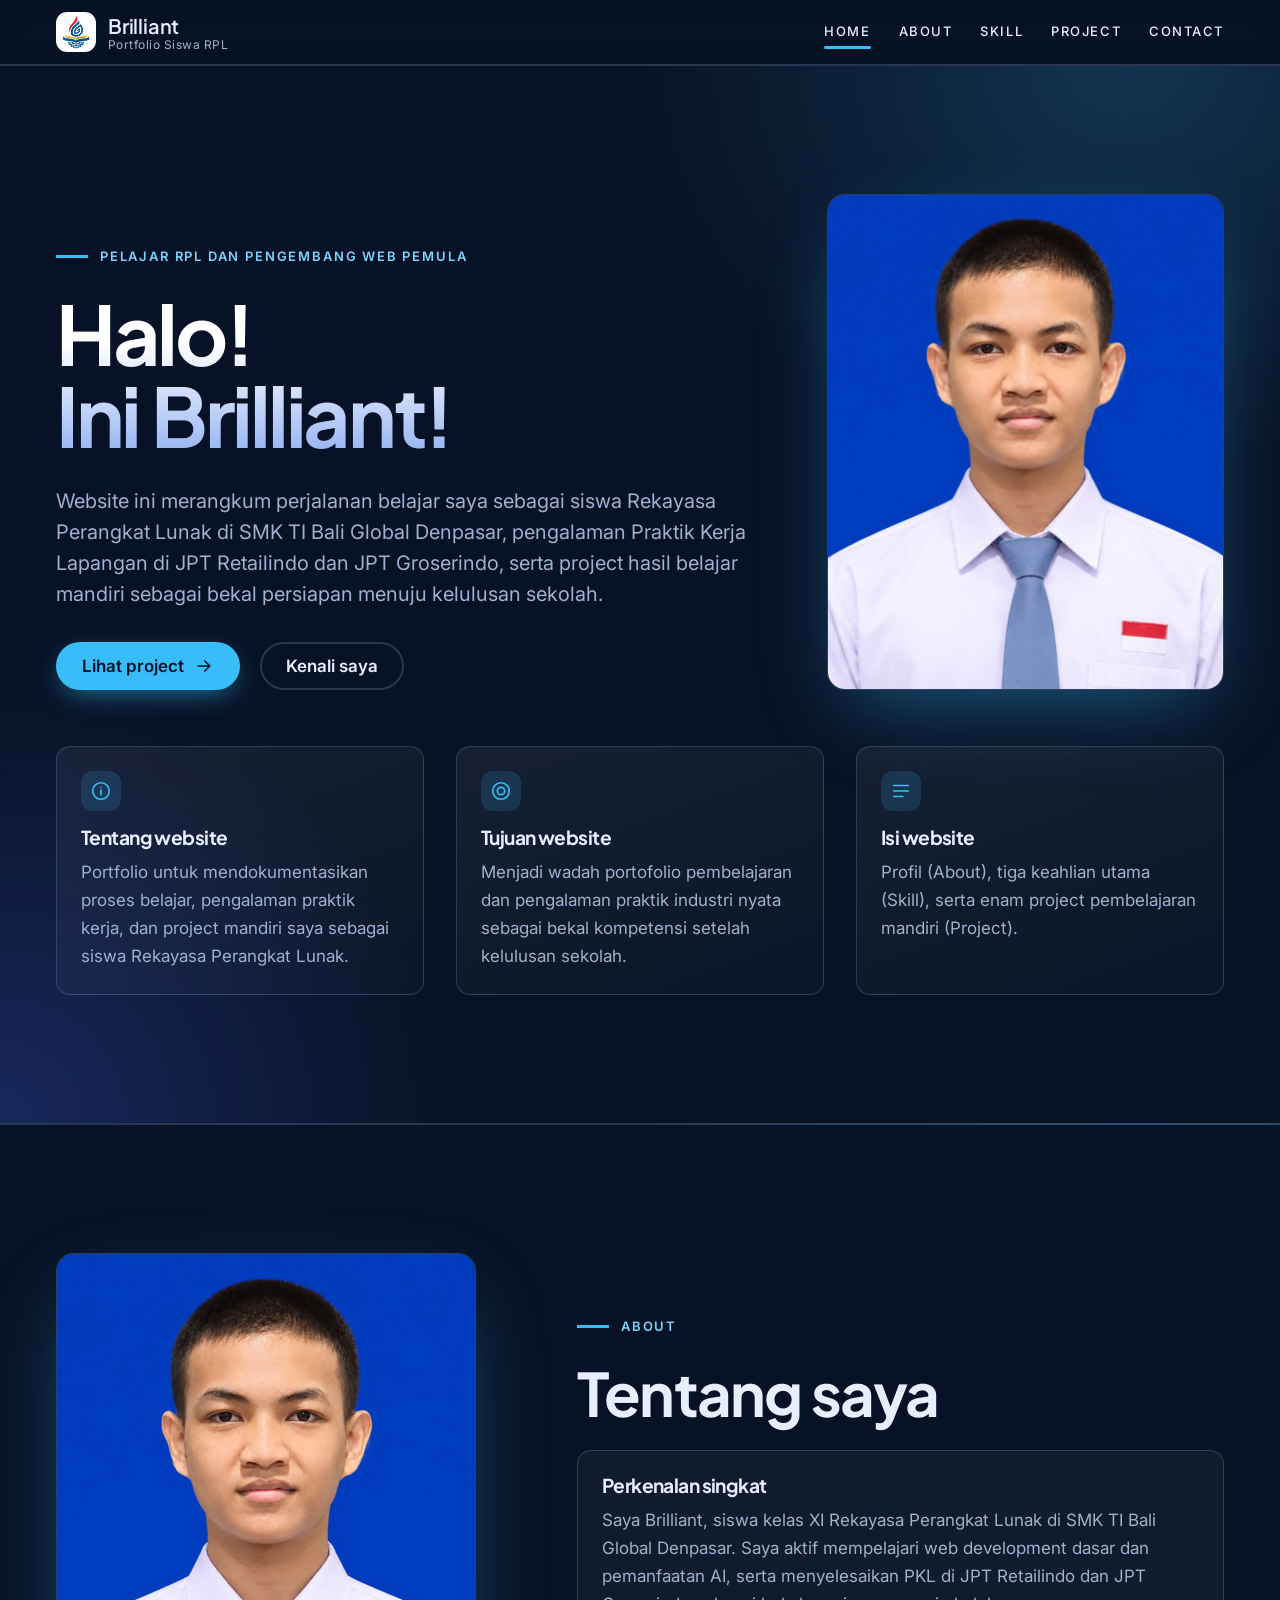
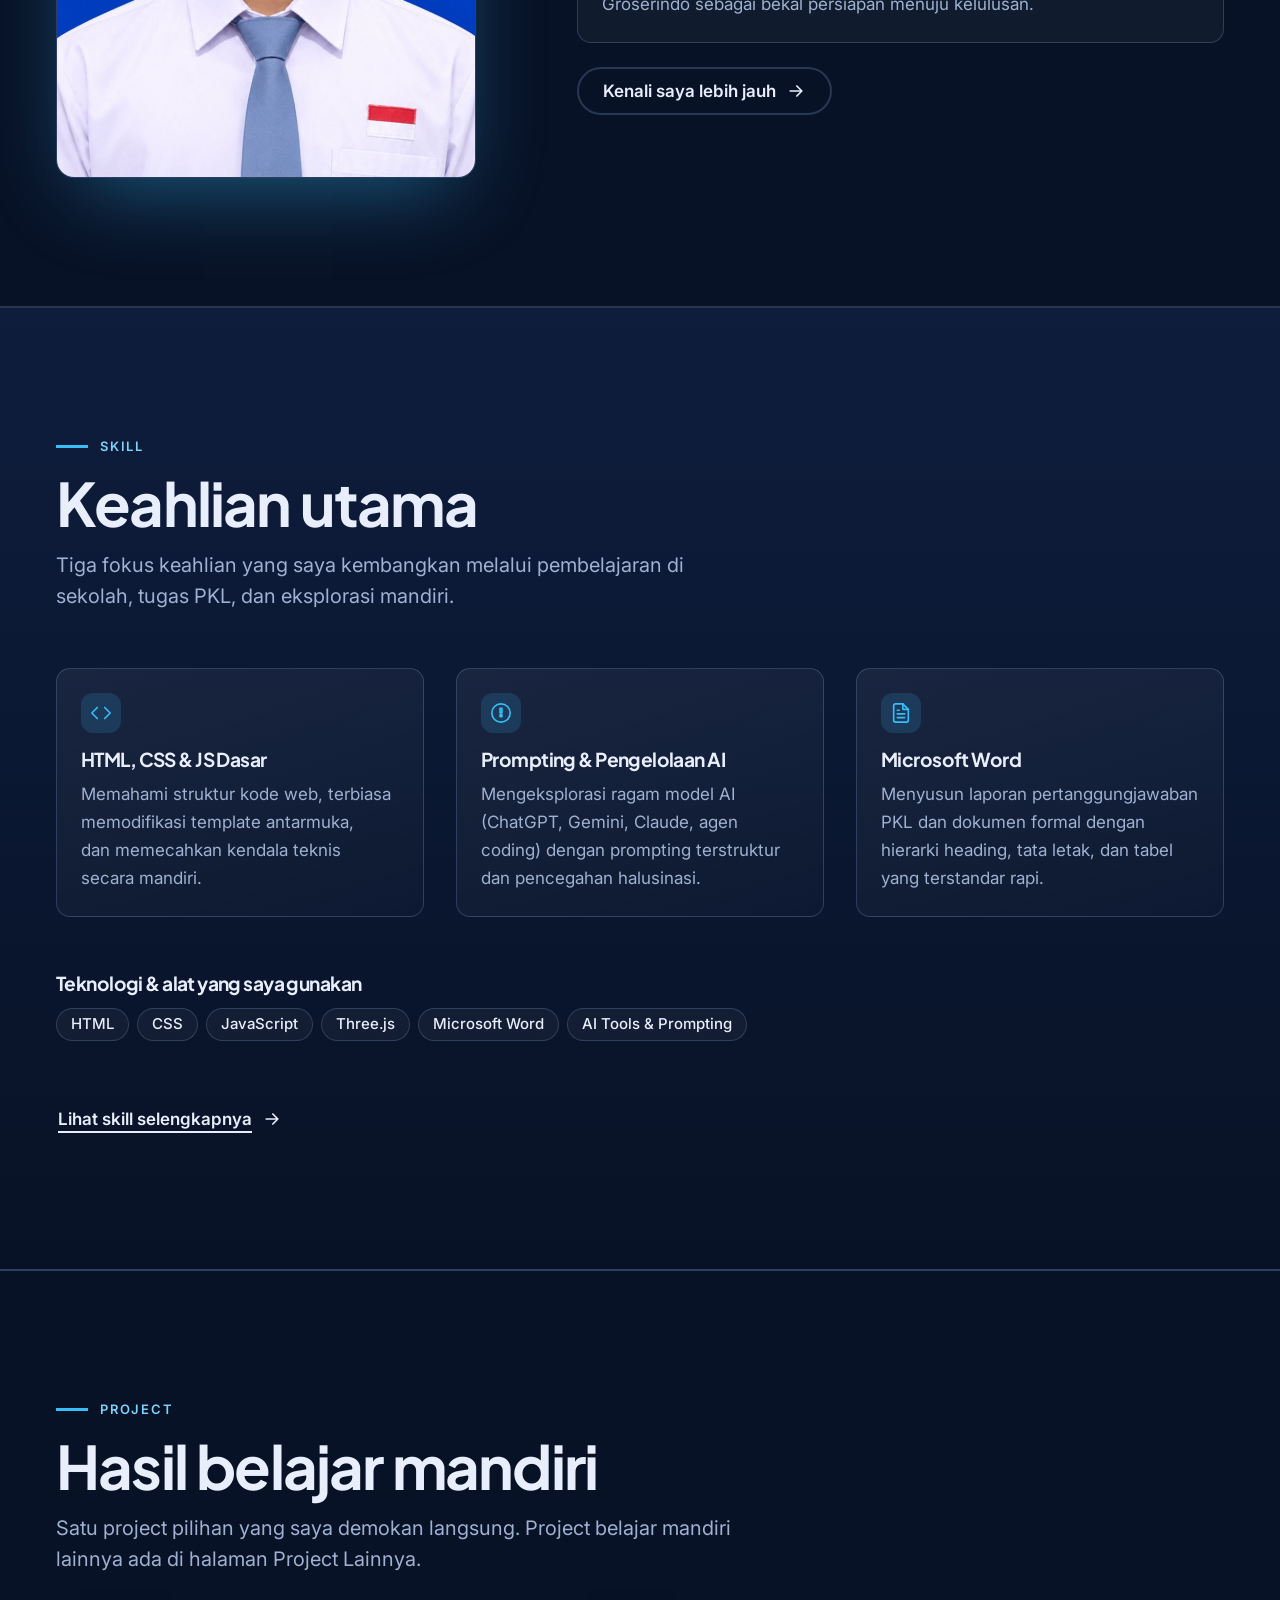
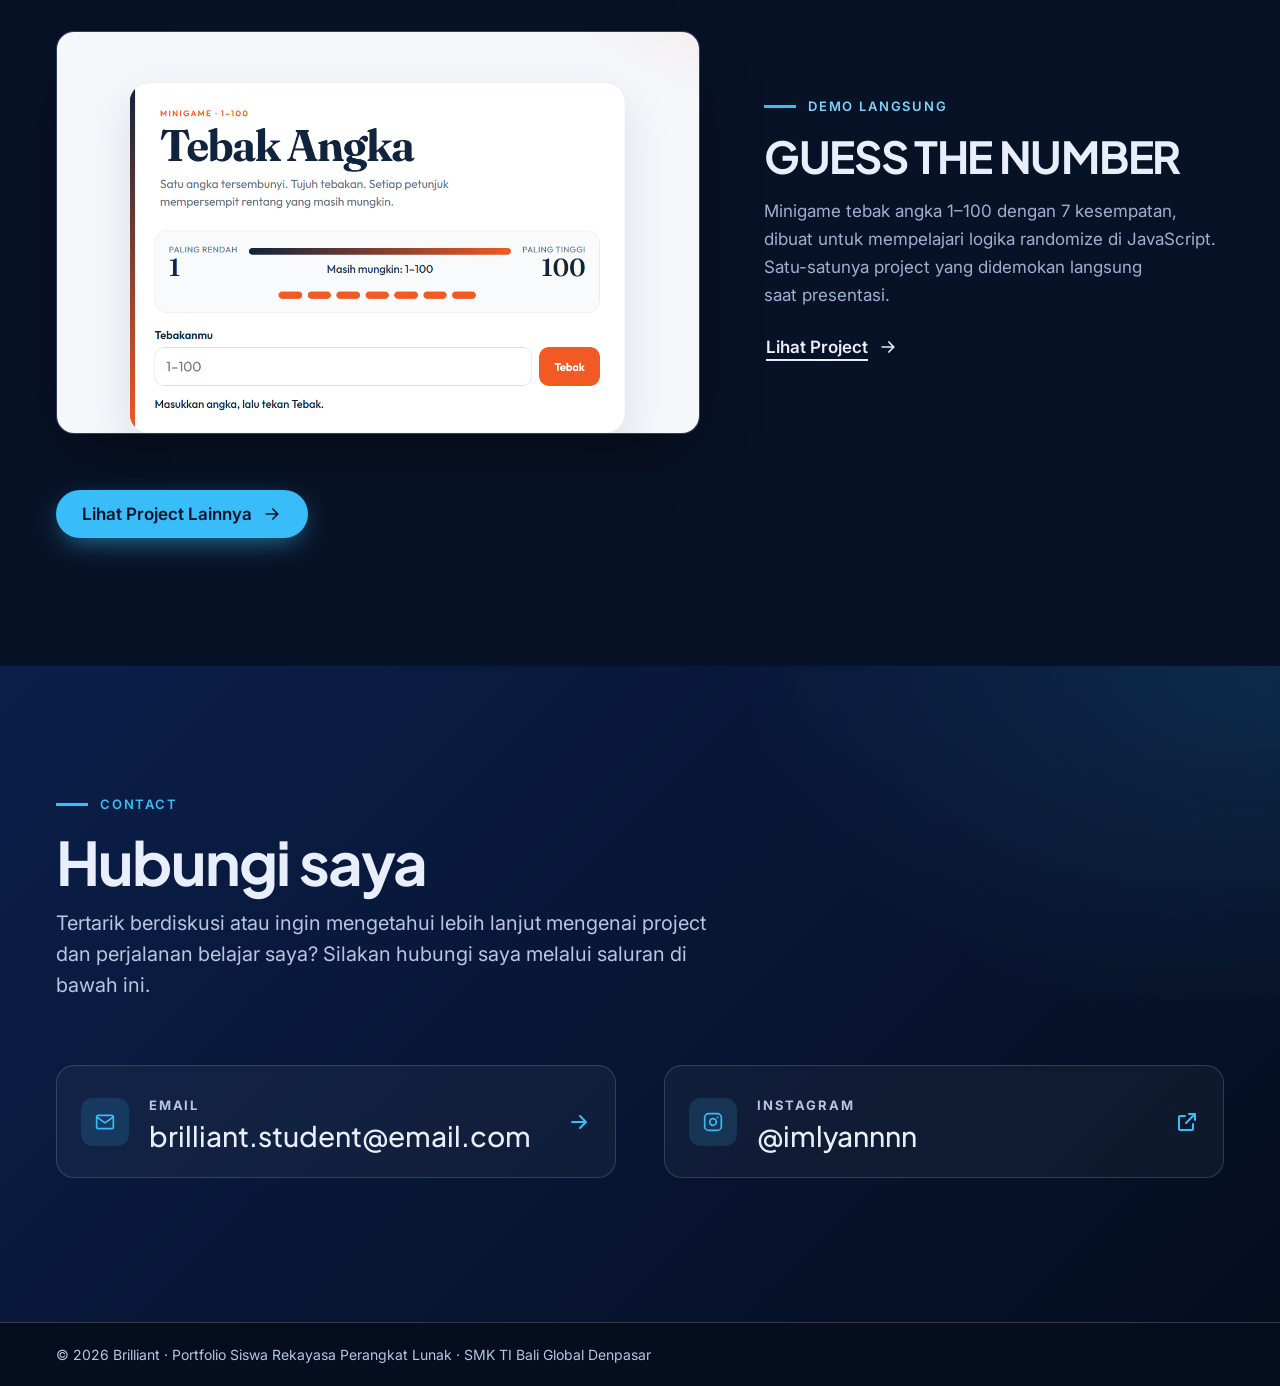
<file: index.html>
<!DOCTYPE html>

<html lang="id">
<head>
<meta charset="utf-8"/>
<meta content="width=device-width, initial-scale=1" name="viewport"/>
<title>Home | Brilliant</title>
<meta content="Portfolio Brilliant, siswa RPL SMK TI Bali Global Denpasar: rangkuman pembelajaran web development, keahlian, pengalaman PKL, dan project belajar mandiri." name="description"/>
<meta content="#081226" name="theme-color"/>
<link href="https://portfoliopkl-psi.vercel.app/" rel="canonical"/>
<!-- Open Graph: preview saat link dibagikan (WhatsApp, Facebook, Telegram, LinkedIn). Gambar: assets/og-image.jpg (1200x630) -->
<meta content="website" property="og:type"/>
<meta content="Brilliant | Portfolio Siswa RPL" property="og:site_name"/>
<meta content="Brilliant | Portfolio Siswa RPL" property="og:title"/>
<meta content="Portfolio Brilliant, siswa RPL SMK TI Bali Global Denpasar: rangkuman pembelajaran web development, keahlian, pengalaman PKL, dan project belajar mandiri." property="og:description"/>
<meta content="https://portfoliopkl-psi.vercel.app/" property="og:url"/>
<meta content="https://portfoliopkl-psi.vercel.app/assets/og-image.jpg" property="og:image"/>
<meta content="image/jpeg" property="og:image:type"/>
<meta content="1200" property="og:image:width"/>
<meta content="630" property="og:image:height"/>
<meta content="Brilliant, siswa RPL SMK TI Bali Global Denpasar, pada thumbnail portofolio" property="og:image:alt"/>
<meta content="summary_large_image" name="twitter:card"/>
<link href="assets/logo.png" rel="icon" type="image/png"/>
<link href="https://fonts.googleapis.com" rel="preconnect"/>
<link href="https://fonts.gstatic.com" rel="preconnect" crossorigin/>
<link href="https://fonts.googleapis.com/css2?family=Inter:wght@400;500;600&family=Plus+Jakarta+Sans:wght@600;700;800&display=swap" rel="stylesheet"/>
<link href="css/base.css" rel="stylesheet"/>
<link href="css/layout.css" rel="stylesheet"/>
<link href="css/components.css" rel="stylesheet"/>
<link href="css/responsive.css" rel="stylesheet"/>
<script defer="" src="js/script.js">
</script>
</head>
<body>
<svg aria-hidden="true" focusable="false" height="0" style="position:absolute" width="0"><defs><symbol id="i-arrow" viewbox="0 0 24 24"><path d="M5 12h14M13 6l6 6-6 6"></path></symbol><symbol id="i-menu" viewbox="0 0 24 24"><path d="M4 7h16M4 12h16M4 17h16"></path></symbol><symbol id="i-back" viewbox="0 0 24 24"><path d="M15 6l-6 6 6 6"></path></symbol><symbol id="i-external" viewbox="0 0 24 24"><path d="M14 4h6v6M20 4l-9 9M18 14v5a1 1 0 01-1 1H5a1 1 0 01-1-1V7a1 1 0 011-1h5"></path></symbol><symbol id="i-image" viewbox="0 0 24 24"><rect height="16" rx="2" width="18" x="3" y="4"></rect><circle cx="9" cy="10" r="2"></circle><path d="M21 16l-5-5-8 8"></path></symbol></defs></svg>
<header class="site-header">
<a class="brand" href="index.html">
<span class="brand-logo">
<img alt="" height="96" src="assets/logo.png" width="96"/>
</span>
<span class="brand-text">
<strong>
            Brilliant
          </strong>
<small>
            Portfolio Siswa RPL
          </small>
</span>
</a>
<div class="header-right">
<button aria-controls="main-nav" aria-expanded="false" class="menu-toggle" type="button">
<svg aria-hidden="true" class="i">
<use href="#i-menu">
</use>
</svg>
          Menu
        </button>
<nav aria-label="Navigasi utama" class="main-nav" id="main-nav">
<ul>
<li>
<a aria-current="true" href="index.html#home">
                HOME
              </a>
</li>
<li>
<a href="index.html#about">
                ABOUT
              </a>
</li>
<li>
<a href="index.html#skill">
                SKILL
              </a>
</li>
<li>
<a href="index.html#project">
                PROJECT
              </a>
</li>
<li>
<a href="index.html#contact">
                CONTACT
              </a>
</li>
</ul>
</nav>
</div>
</header>
<main class="sections" id="konten">
<section class="section section--hero" id="home">
<div class="section-inner">
<div class="hero-grid">
<div class="hero-text">
<p class="eyebrow">Pelajar RPL dan pengembang web pemula</p>
<h1>Halo!<br/>Ini Brilliant!</h1>
<p class="lead">Website ini merangkum perjalanan belajar saya sebagai siswa Rekayasa Perangkat Lunak di SMK TI Bali Global Denpasar, pengalaman Praktik Kerja Lapangan di JPT Retailindo dan JPT Groserindo, serta project hasil belajar mandiri sebagai bekal persiapan menuju kelulusan sekolah.</p>
<div class="button-row">
<a class="btn btn--primary" href="#project">
                  Lihat project
                  <svg aria-hidden="true" class="i">
<use href="#i-arrow">
</use>
</svg>
</a>
<a class="btn btn--secondary" href="#about">
                  Kenali saya
                </a>
</div>
</div>
<figure class="photo-frame">
<div class="photo-slot">
<img alt="Foto Brilliant" decoding="async" fetchpriority="high" height="1000" src="assets/foto-utama.jpg" width="800"/>

</div>
</figure>
</div>
<div class="info-grid">
<article class="card">
<span class="icon">
<svg aria-hidden="true" fill="none" stroke="currentColor" stroke-linecap="round" stroke-linejoin="round" stroke-width="1.8" viewbox="0 0 24 24">
<circle cx="12" cy="12" r="9">
</circle>
<path d="M12 11v5M12 8h.01">
</path>
</svg>
</span>
<h3>
                Tentang website
              </h3>
<p>Portfolio untuk mendokumentasikan proses belajar, pengalaman praktik kerja, dan project mandiri saya sebagai siswa Rekayasa Perangkat Lunak.</p>
</article>
<article class="card">
<span class="icon">
<svg aria-hidden="true" fill="none" stroke="currentColor" stroke-linecap="round" stroke-linejoin="round" stroke-width="1.8" viewbox="0 0 24 24">
<circle cx="12" cy="12" r="9">
</circle>
<circle cx="12" cy="12" r="4">
</circle>
</svg>
</span>
<h3>
                Tujuan website
              </h3>
<p>Menjadi wadah portofolio pembelajaran dan pengalaman praktik industri nyata sebagai bekal kompetensi setelah kelulusan sekolah.</p>
</article>
<article class="card">
<span class="icon">
<svg aria-hidden="true" fill="none" stroke="currentColor" stroke-linecap="round" stroke-linejoin="round" stroke-width="1.8" viewbox="0 0 24 24">
<path d="M4 6h16M4 12h16M4 18h10">
</path>
</svg>
</span>
<h3>
                Isi website
              </h3>
<p>Profil (About), tiga keahlian utama (Skill), serta enam project pembelajaran mandiri (Project).</p>
</article>
</div>
</div>
</section>
<section class="section" id="about">
<div class="section-inner">
<div class="about-grid">
<figure class="photo-frame">
<div class="photo-slot">
<img alt="Foto diri Brilliant" decoding="async" height="1000" loading="lazy" src="assets/foto-diri.jpg" width="800"/>

</div>
</figure>
<div class="about-text">
<p class="eyebrow">
                About
              </p>
<h2 class="section-title">
                Tentang saya
              </h2>
<div class="card">
<h3>
                  Perkenalan singkat
                </h3>
<p>Saya Brilliant, siswa kelas XI Rekayasa Perangkat Lunak di SMK TI Bali Global Denpasar. Saya aktif mempelajari web development dasar dan pemanfaatan AI, serta menyelesaikan PKL di JPT Retailindo dan JPT Groserindo sebagai bekal persiapan menuju kelulusan.</p>
</div>
<a class="btn btn--secondary" href="about.html">
                Kenali saya lebih jauh
                <svg aria-hidden="true" class="i">
<use href="#i-arrow">
</use>
</svg>
</a>
</div>
</div>
</div>
</section>
<section class="section section--soft" id="skill">
<div class="section-inner">
<div class="section-head">
<p class="eyebrow">
              Skill
            </p>
<h2 class="section-title">
              Keahlian utama
            </h2>
<p class="lead">Tiga fokus keahlian yang saya kembangkan melalui pembelajaran di sekolah, tugas PKL, dan eksplorasi mandiri.</p>
</div>
<div class="info-grid">
<article class="card">
<span class="icon">
<svg aria-hidden="true" fill="none" stroke="currentColor" stroke-linecap="round" stroke-linejoin="round" stroke-width="1.8" viewbox="0 0 24 24">
<polyline points="16 18 22 12 16 6"></polyline>
<polyline points="8 6 2 12 8 18"></polyline>
</svg>
</span>
<h3>HTML, CSS & JS Dasar</h3>
<p>Memahami struktur kode web, terbiasa memodifikasi template antarmuka, dan memecahkan kendala teknis secara mandiri.</p>
</article>
<article class="card">
<span class="icon">
<svg aria-hidden="true" fill="none" stroke="currentColor" stroke-linecap="round" stroke-linejoin="round" stroke-width="1.8" viewbox="0 0 24 24">
<path d="M12 2a10 10 0 1 0 10 10A10 10 0 0 0 12 2zm1 14h-2v-2h2zm0-4h-2V7h2z"></path>
</svg>
</span>
<h3>Prompting & Pengelolaan AI</h3>
<p>Mengeksplorasi ragam model AI (ChatGPT, Gemini, Claude, agen coding) dengan prompting terstruktur dan pencegahan halusinasi.</p>
</article>
<article class="card">
<span class="icon">
<svg aria-hidden="true" fill="none" stroke="currentColor" stroke-linecap="round" stroke-linejoin="round" stroke-width="1.8" viewbox="0 0 24 24">
<path d="M14 2H6a2 2 0 0 0-2 2v16a2 2 0 0 0 2 2h12a2 2 0 0 0 2-2V8z"></path>
<polyline points="14 2 14 8 20 8"></polyline>
<line x1="16" y1="13" x2="8" y2="13"></line>
<line x1="16" y1="17" x2="8" y2="17"></line>
<polyline points="10 9 9 9 8 9"></polyline>
</svg>
</span>
<h3>Microsoft Word</h3>
<p>Menyusun laporan pertanggungjawaban PKL dan dokumen formal dengan hierarki heading, tata letak, dan tabel yang terstandar rapi.</p>
</article>
</div>
<div class="tech">
<h3>Teknologi & alat yang saya gunakan</h3>
<ul class="tag-list">
<li>HTML</li>
<li>CSS</li>
<li>JavaScript</li>
<li>Three.js</li>
<li>Microsoft Word</li>
<li>AI Tools & Prompting</li>
</ul>
</div>
<a class="btn btn--tertiary" href="skill.html">
            Lihat skill selengkapnya
            <svg aria-hidden="true" class="i">
<use href="#i-arrow">
</use>
</svg>
</a>
</div>
</section>
<section class="section" id="project">
<div class="section-inner">
<div class="section-head">
<p class="eyebrow">
              Project
            </p>
<h2 class="section-title">
              Hasil belajar mandiri
            </h2>
<p class="lead">
              Satu project pilihan yang saya demokan langsung. Project belajar mandiri lainnya ada di halaman Project Lainnya.
            </p>
</div>
<div class="featured">
<a aria-hidden="true" class="feature-media" href="project.html#project-demo" tabindex="-1"><img alt="" decoding="async" height="800" loading="lazy" src="assets/project-demo.jpg" width="1280"/></a>
<div class="feature-text">
<p class="eyebrow">Demo langsung</p>
<h3><a href="project.html#project-demo">Guess The Number</a></h3>
<p>Minigame tebak angka 1–100 dengan 7 kesempatan, dibuat untuk mempelajari logika randomize di JavaScript. Satu-satunya project yang didemokan langsung saat presentasi.</p>
<a class="btn btn--tertiary" href="project.html#project-demo">Lihat Project <svg aria-hidden="true" class="i"><use href="#i-arrow"></use></svg></a>
</div>
</div>
<div class="more-row"><a class="btn btn--primary" href="project-lainnya.html">Lihat Project Lainnya <svg aria-hidden="true" class="i"><use href="#i-arrow"></use></svg></a></div>

</div>
</section>
<section class="section section--navy" id="contact">
<div class="section-inner">
<div class="section-head">
<p class="eyebrow">
              Contact
            </p>
<h2 class="section-title">
              Hubungi saya
            </h2>
<p class="lead">Tertarik berdiskusi atau ingin mengetahui lebih lanjut mengenai project dan perjalanan belajar saya? Silakan hubungi saya melalui saluran di bawah ini.</p>
</div>
<div class="contact-grid">
<a class="contact-card" href="mailto:brilliant.student@email.com">
<span class="contact-icon">
<svg aria-hidden="true" class="i" fill="none" stroke="currentColor" stroke-linecap="round" stroke-linejoin="round" stroke-width="1.8" viewBox="0 0 24 24"><path d="M4 4h16c1.1 0 2 .9 2 2v12c0 1.1-.9 2-2 2H4c-1.1 0-2-.9-2-2V6c0-1.1.9-2 2-2z"></path><polyline points="22,6 12,13 2,6"></polyline></svg>
</span>
<div>
<strong>Email</strong>
<p>brilliant.student@email.com</p>
</div>
<svg aria-hidden="true" class="contact-go i"><use href="#i-arrow"></use></svg>
</a>
<a class="contact-card" href="https://instagram.com/imlyannnn" target="_blank" rel="noopener noreferrer">
<span class="contact-icon">
<svg aria-hidden="true" class="i" fill="none" stroke="currentColor" stroke-linecap="round" stroke-linejoin="round" stroke-width="1.8" viewBox="0 0 24 24"><rect x="2" y="2" width="20" height="20" rx="5" ry="5"></rect><path d="M16 11.37A4 4 0 1 1 12.63 8 4 4 0 0 1 16 11.37z"></path><line x1="17.5" y1="6.5" x2="17.51" y2="6.5"></line></svg>
</span>
<div>
<strong>Instagram</strong>
<p>@imlyannnn</p>
</div>
<svg aria-hidden="true" class="contact-go i"><use href="#i-external"></use></svg>
</a>
</div>
</div>
</section>
</main>
<footer class="site-footer">
<p class="footer-note">
        ©
        <span data-year=""></span>
        Brilliant · Portfolio Siswa Rekayasa Perangkat Lunak · SMK TI Bali Global Denpasar
      </p>
</footer>
</body>
</html>
</file>
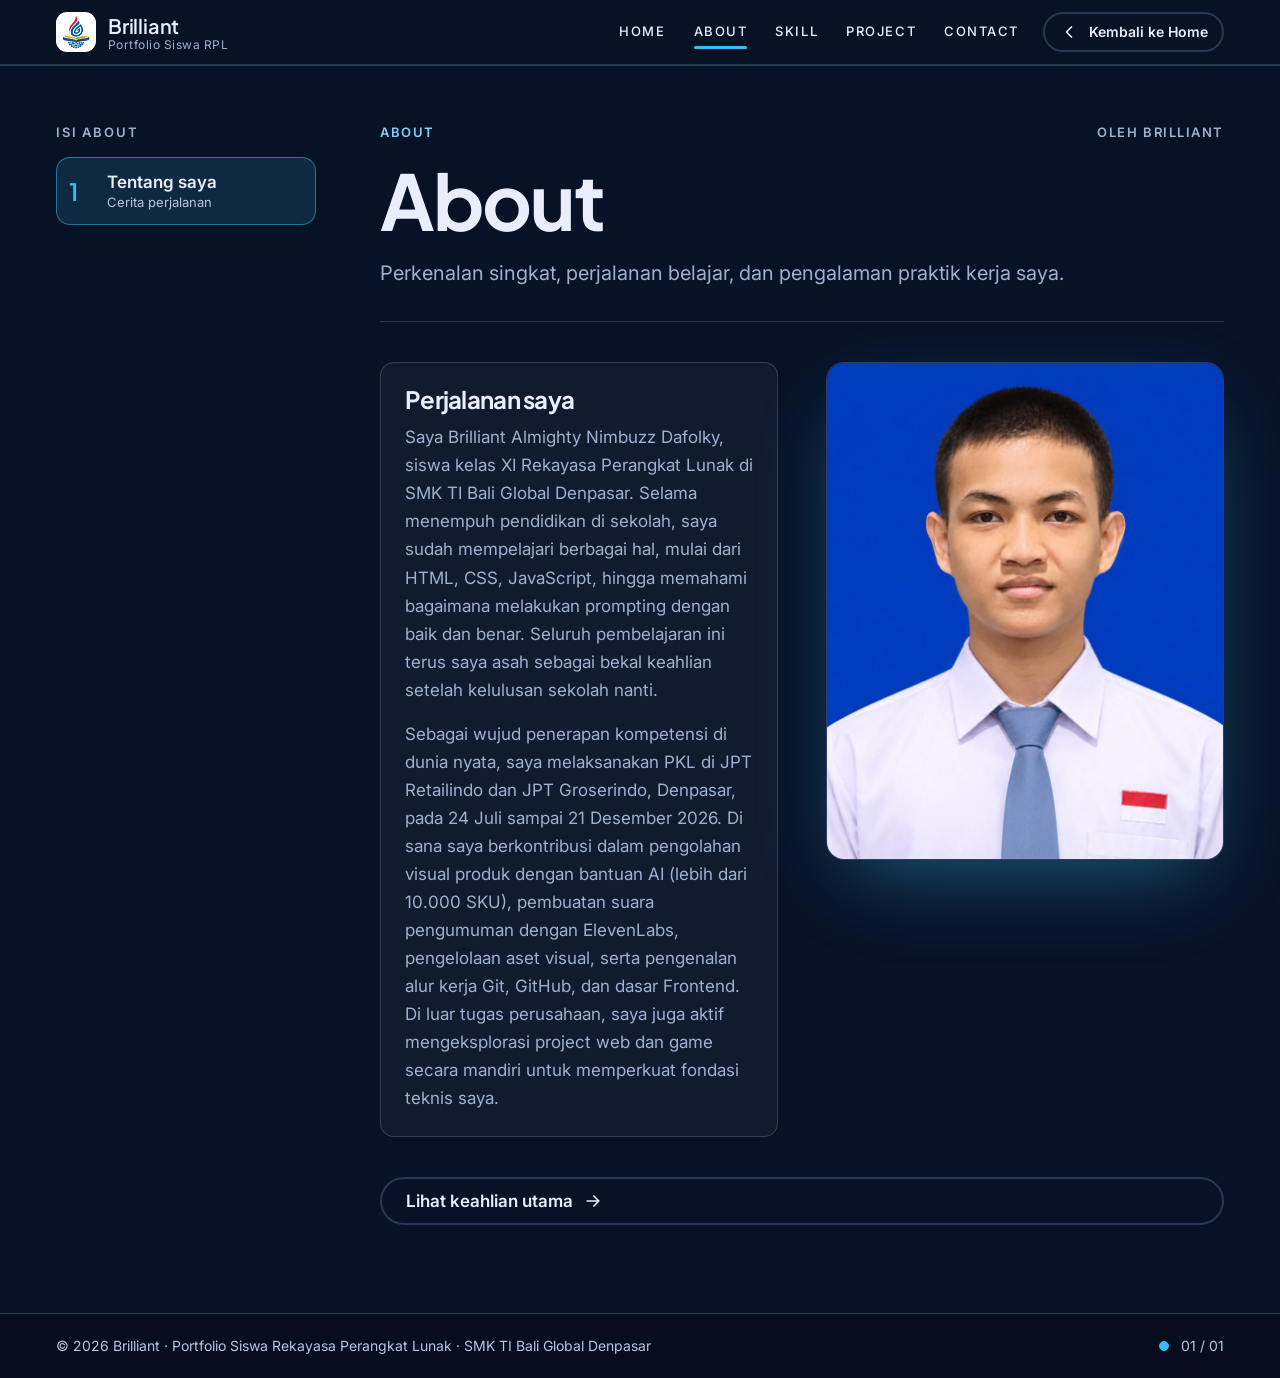
<file: about.html>
<!DOCTYPE html>

<html lang="id">
<head>
<meta charset="utf-8"/>
<meta content="width=device-width, initial-scale=1" name="viewport"/>
<title>About | Brilliant</title>
<meta content="Profil dan perjalanan belajar Brilliant, siswa RPL SMK TI Bali Global Denpasar, serta pengalaman PKL di JPT Retailindo dan JPT Groserindo." name="description"/>
<meta content="#081226" name="theme-color"/>
<meta content="website" property="og:type"/>
<meta content="About | Brilliant" property="og:title"/>
<meta content="Profil dan perjalanan belajar Brilliant, siswa RPL SMK TI Bali Global Denpasar, serta pengalaman PKL di JPT Retailindo dan JPT Groserindo." property="og:description"/>
<link href="assets/logo.png" rel="icon" type="image/png"/>
<link href="https://fonts.googleapis.com" rel="preconnect"/>
<link href="https://fonts.gstatic.com" rel="preconnect" crossorigin/>
<link href="https://fonts.googleapis.com/css2?family=Inter:wght@400;500;600&family=Plus+Jakarta+Sans:wght@600;700;800&display=swap" rel="stylesheet"/>
<link href="css/base.css" rel="stylesheet"/>
<link href="css/layout.css" rel="stylesheet"/>
<link href="css/components.css" rel="stylesheet"/>
<link href="css/responsive.css" rel="stylesheet"/>
<script defer="" src="js/script.js">
</script>
</head>
<body>
<svg aria-hidden="true" focusable="false" height="0" style="position:absolute" width="0"><defs><symbol id="i-arrow" viewbox="0 0 24 24"><path d="M5 12h14M13 6l6 6-6 6"></path></symbol><symbol id="i-menu" viewbox="0 0 24 24"><path d="M4 7h16M4 12h16M4 17h16"></path></symbol><symbol id="i-back" viewbox="0 0 24 24"><path d="M15 6l-6 6 6 6"></path></symbol><symbol id="i-external" viewbox="0 0 24 24"><path d="M14 4h6v6M20 4l-9 9M18 14v5a1 1 0 01-1 1H5a1 1 0 01-1-1V7a1 1 0 011-1h5"></path></symbol><symbol id="i-image" viewbox="0 0 24 24"><rect height="16" rx="2" width="18" x="3" y="4"></rect><circle cx="9" cy="10" r="2"></circle><path d="M21 16l-5-5-8 8"></path></symbol></defs></svg>
<header class="site-header">
<a class="brand" href="index.html">
<span class="brand-logo">
<img alt="" height="96" src="assets/logo.png" width="96"/>
</span>
<span class="brand-text">
<strong>
            Brilliant
          </strong>
<small>
            Portfolio Siswa RPL
          </small>
</span>
</a>
<div class="header-right">
<button aria-controls="main-nav" aria-expanded="false" class="menu-toggle" type="button">
<svg aria-hidden="true" class="i">
<use href="#i-menu">
</use>
</svg>
          Menu
        </button>
<nav aria-label="Navigasi utama" class="main-nav" id="main-nav">
<ul>
<li>
<a href="index.html#home">
                HOME
              </a>
</li>
<li>
<a aria-current="true" href="index.html#about">
                ABOUT
              </a>
</li>
<li>
<a href="index.html#skill">
                SKILL
              </a>
</li>
<li>
<a href="index.html#project">
                PROJECT
              </a>
</li>
<li>
<a href="index.html#contact">
                CONTACT
              </a>
</li>
</ul>
</nav>
<a class="back-link btn btn--back" href="index.html#about">
<span class="btn__circle">
<svg aria-hidden="true" class="i">
<use href="#i-back">
</use>
</svg>
</span>
<span class="btn__label">
            Kembali ke Home
          </span>
</a>
</div>
</header>
<div class="layout">
<aside class="sidebar">
<nav aria-label="Isi About">
<p class="sidebar-title">
            Isi About
          </p>
<ul class="side-list">
<li>
<a aria-current="page" class="side-item is-active" href="#cerita">
<span class="side-num">
                  1
                </span>
<span class="side-text">
<strong>
                    Tentang saya
                  </strong>
<small>
                    Cerita perjalanan
                  </small>
</span>
</a>
</li>
</ul>
</nav>
</aside>
<main class="content" id="konten">
<article class="panel" id="cerita">
<header class="panel-head">
<div class="content-top">
<p class="breadcrumb">
                About
              </p>
<p class="author">
                Oleh Brilliant
              </p>
</div>
<h1>
              About
            </h1>
<p class="lead">Perkenalan singkat, perjalanan belajar, dan pengalaman praktik kerja saya.</p>
</header>
<section class="two-column">
<div class="card">
<h2>
                Perjalanan saya
              </h2>
<p>Saya Brilliant Almighty Nimbuzz Dafolky, siswa kelas XI Rekayasa Perangkat Lunak di SMK TI Bali Global Denpasar. Selama menempuh pendidikan di sekolah, saya sudah mempelajari berbagai hal, mulai dari HTML, CSS, JavaScript, hingga memahami bagaimana melakukan prompting dengan baik dan benar. Seluruh pembelajaran ini terus saya asah sebagai bekal keahlian setelah kelulusan sekolah nanti.</p>
<p>Sebagai wujud penerapan kompetensi di dunia nyata, saya melaksanakan PKL di JPT Retailindo dan JPT Groserindo, Denpasar, pada 24 Juli sampai 21 Desember 2026. Di sana saya berkontribusi dalam pengolahan visual produk dengan bantuan AI (lebih dari 10.000 SKU), pembuatan suara pengumuman dengan ElevenLabs, pengelolaan aset visual, serta pengenalan alur kerja Git, GitHub, dan dasar Frontend. Di luar tugas perusahaan, saya juga aktif mengeksplorasi project web dan game secara mandiri untuk memperkuat fondasi teknis saya.</p>
</div>
<figure class="photo-frame">
<div class="photo-slot">
<img alt="Foto diri Brilliant" decoding="async" height="1000" loading="lazy" src="assets/foto-diri.jpg" width="800"/>

</div>
</figure>
</section>
<a class="btn btn--secondary" href="skill.html">
            Lihat keahlian utama
            <svg aria-hidden="true" class="i">
<use href="#i-arrow">
</use>
</svg>
</a>
</article>
</main>
</div>
<footer class="site-footer">
<p class="footer-note">
        ©
        <span data-year="">
          2026
        </span>
        Brilliant · Portfolio Siswa Rekayasa Perangkat Lunak · SMK TI Bali Global Denpasar
      </p>
<div aria-label="Halaman 1 dari 1" class="page-indicator" role="img">
<span class="dots">
<span class="dot is-active">
</span>
</span>
<span class="count">
          01 / 01
        </span>
</div>
</footer>
</body>
</html>
</file>
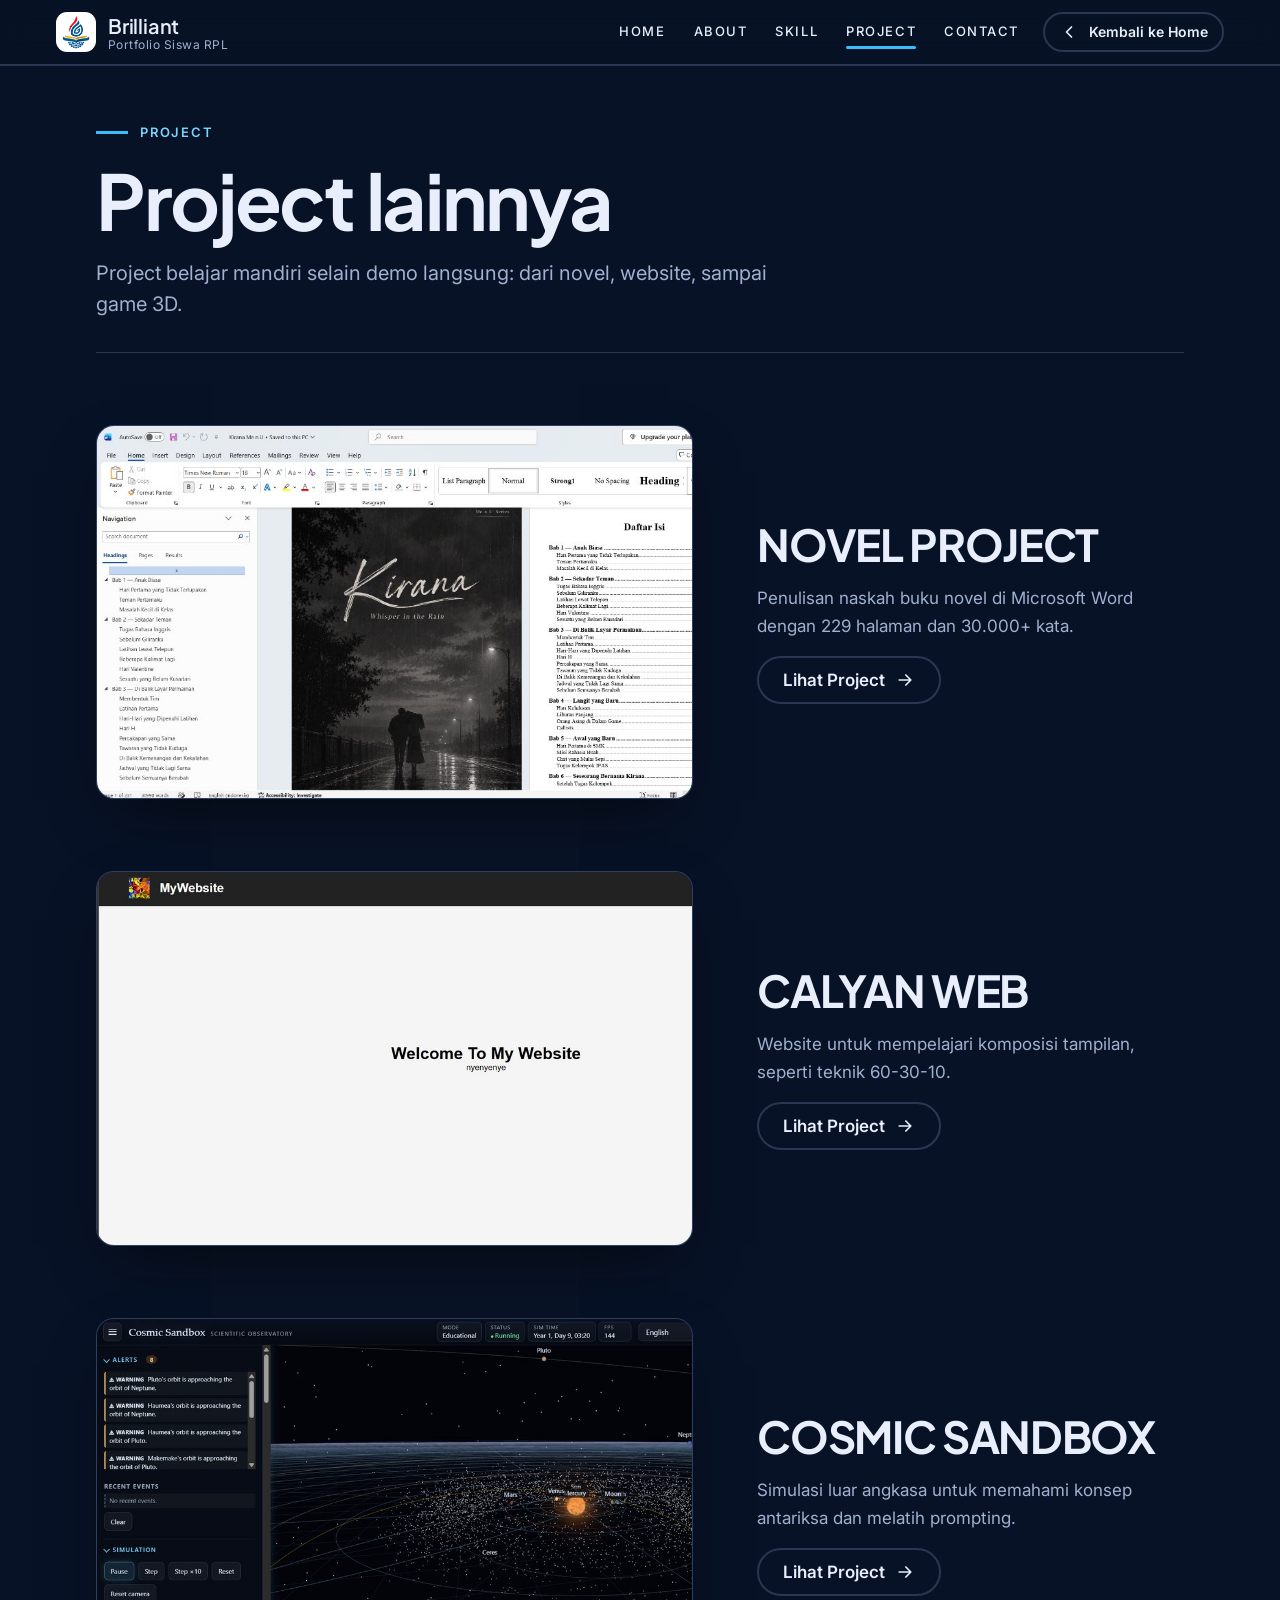
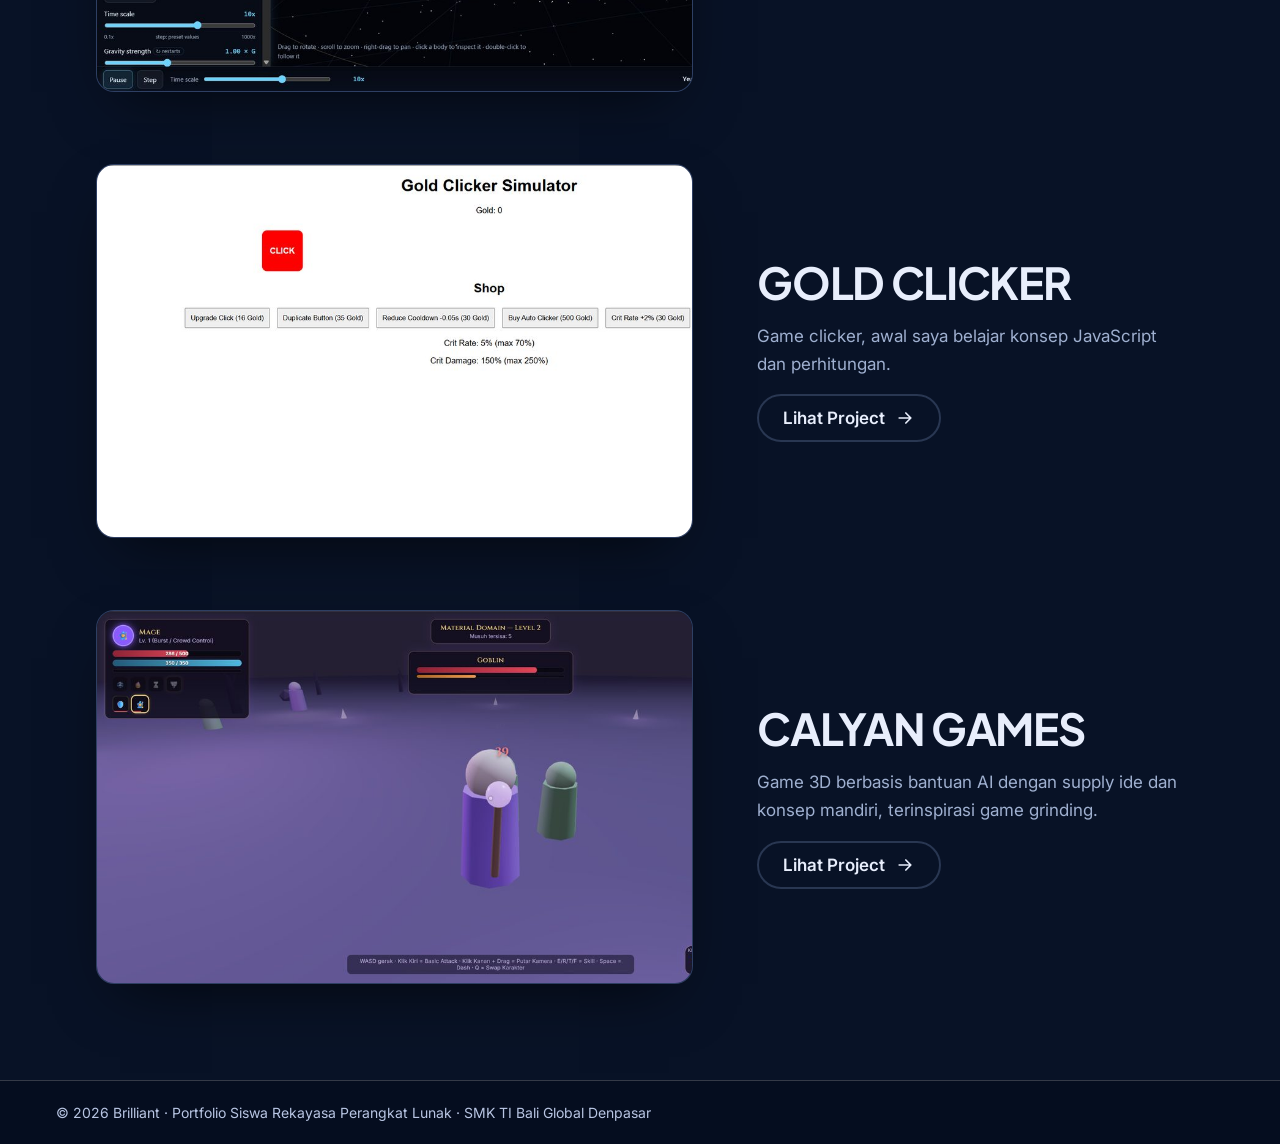
<file: project-lainnya.html>
<!DOCTYPE html>

<html lang="id">
<head>
<meta charset="utf-8"/>
<meta content="width=device-width, initial-scale=1" name="viewport"/>
<title>Project Lainnya | Brilliant</title>
<meta content="Project belajar mandiri Brilliant selain demo langsung: novel, website, simulasi luar angkasa, game clicker, dan game 3D." name="description"/>
<meta content="#081226" name="theme-color"/>
<meta content="website" property="og:type"/>
<meta content="Project Lainnya | Brilliant" property="og:title"/>
<meta content="Project belajar mandiri Brilliant selain demo langsung: novel, website, simulasi luar angkasa, game clicker, dan game 3D." property="og:description"/>
<link href="assets/logo.png" rel="icon" type="image/png"/>
<link href="https://fonts.googleapis.com" rel="preconnect"/>
<link href="https://fonts.gstatic.com" rel="preconnect" crossorigin/>
<link href="https://fonts.googleapis.com/css2?family=Inter:wght@400;500;600&family=Plus+Jakarta+Sans:wght@600;700;800&display=swap" rel="stylesheet"/>
<link href="css/base.css" rel="stylesheet"/>
<link href="css/layout.css" rel="stylesheet"/>
<link href="css/components.css" rel="stylesheet"/>
<link href="css/responsive.css" rel="stylesheet"/>
<script defer="" src="js/script.js">
</script>
</head>
<body>
<svg aria-hidden="true" focusable="false" height="0" style="position:absolute" width="0"><defs><symbol id="i-arrow" viewbox="0 0 24 24"><path d="M5 12h14M13 6l6 6-6 6"></path></symbol><symbol id="i-menu" viewbox="0 0 24 24"><path d="M4 7h16M4 12h16M4 17h16"></path></symbol><symbol id="i-back" viewbox="0 0 24 24"><path d="M15 6l-6 6 6 6"></path></symbol><symbol id="i-external" viewbox="0 0 24 24"><path d="M14 4h6v6M20 4l-9 9M18 14v5a1 1 0 01-1 1H5a1 1 0 01-1-1V7a1 1 0 011-1h5"></path></symbol><symbol id="i-image" viewbox="0 0 24 24"><rect height="16" rx="2" width="18" x="3" y="4"></rect><circle cx="9" cy="10" r="2"></circle><path d="M21 16l-5-5-8 8"></path></symbol></defs></svg>
<header class="site-header">
<a class="brand" href="index.html">
<span class="brand-logo">
<img alt="" height="96" src="assets/logo.png" width="96"/>
</span>
<span class="brand-text">
<strong>
            Brilliant
          </strong>
<small>
            Portfolio Siswa RPL
          </small>
</span>
</a>
<div class="header-right">
<button aria-controls="main-nav" aria-expanded="false" class="menu-toggle" type="button">
<svg aria-hidden="true" class="i">
<use href="#i-menu">
</use>
</svg>
          Menu
        </button>
<nav aria-label="Navigasi utama" class="main-nav" id="main-nav">
<ul>
<li>
<a href="index.html#home">
                HOME
              </a>
</li>
<li>
<a href="index.html#about">
                ABOUT
              </a>
</li>
<li>
<a href="index.html#skill">
                SKILL
              </a>
</li>
<li>
<a aria-current="true" href="index.html#project">
                PROJECT
              </a>
</li>
<li>
<a href="index.html#contact">
                CONTACT
              </a>
</li>
</ul>
</nav>
<a class="back-link btn btn--back" href="index.html#project">
<span class="btn__circle">
<svg aria-hidden="true" class="i">
<use href="#i-back">
</use>
</svg>
</span>
<span class="btn__label">
            Kembali ke Home
          </span>
</a>
</div>
</header>
<main class="listing" id="konten">
<header class="panel-head"><p class="eyebrow">Project</p><h1>Project lainnya</h1><p class="lead">Project belajar mandiri selain demo langsung: dari novel, website, sampai game 3D.</p></header>
<article class="project-row">
<a aria-hidden="true" class="row-media" href="project.html#project-1" tabindex="-1"><img alt="" decoding="async" height="800" loading="lazy" src="assets/project-1.jpg" width="1280"/></a>
<div class="row-text"><h2><a href="project.html#project-1">Novel Project</a></h2><p>Penulisan naskah buku novel di Microsoft Word dengan 229 halaman dan 30.000+ kata.</p><a class="btn btn--secondary" href="project.html#project-1">Lihat Project <svg aria-hidden="true" class="i"><use href="#i-arrow"></use></svg></a></div>
</article>
<article class="project-row">
<a aria-hidden="true" class="row-media" href="project.html#project-2" tabindex="-1"><img alt="" decoding="async" height="800" loading="lazy" src="assets/project-2.jpg" width="1280"/></a>
<div class="row-text"><h2><a href="project.html#project-2">Calyan Web</a></h2><p>Website untuk mempelajari komposisi tampilan, seperti teknik 60-30-10.</p><a class="btn btn--secondary" href="project.html#project-2">Lihat Project <svg aria-hidden="true" class="i"><use href="#i-arrow"></use></svg></a></div>
</article>
<article class="project-row">
<a aria-hidden="true" class="row-media" href="project.html#project-3" tabindex="-1"><img alt="" decoding="async" height="800" loading="lazy" src="assets/project-3.jpg" width="1280"/></a>
<div class="row-text"><h2><a href="project.html#project-3">Cosmic Sandbox</a></h2><p>Simulasi luar angkasa untuk memahami konsep antariksa dan melatih prompting.</p><a class="btn btn--secondary" href="project.html#project-3">Lihat Project <svg aria-hidden="true" class="i"><use href="#i-arrow"></use></svg></a></div>
</article>
<article class="project-row">
<a aria-hidden="true" class="row-media" href="project.html#project-4" tabindex="-1"><img alt="" decoding="async" height="800" loading="lazy" src="assets/project-4.jpg" width="1280"/></a>
<div class="row-text"><h2><a href="project.html#project-4">Gold Clicker</a></h2><p>Game clicker, awal saya belajar konsep JavaScript dan perhitungan.</p><a class="btn btn--secondary" href="project.html#project-4">Lihat Project <svg aria-hidden="true" class="i"><use href="#i-arrow"></use></svg></a></div>
</article>
<article class="project-row">
<a aria-hidden="true" class="row-media" href="project.html#project-5" tabindex="-1"><img alt="" decoding="async" height="800" loading="lazy" src="assets/project-5.jpg" width="1280"/></a>
<div class="row-text"><h2><a href="project.html#project-5">Calyan Games</a></h2><p>Game 3D berbasis bantuan AI dengan supply ide dan konsep mandiri, terinspirasi game grinding.</p><a class="btn btn--secondary" href="project.html#project-5">Lihat Project <svg aria-hidden="true" class="i"><use href="#i-arrow"></use></svg></a></div>
</article>
</main>
<footer class="site-footer">
<p class="footer-note">
        ©
        <span data-year="">
          2026
        </span>
        Brilliant · Portfolio Siswa Rekayasa Perangkat Lunak · SMK TI Bali Global Denpasar
      </p>
</footer>
</body>
</html>
</file>
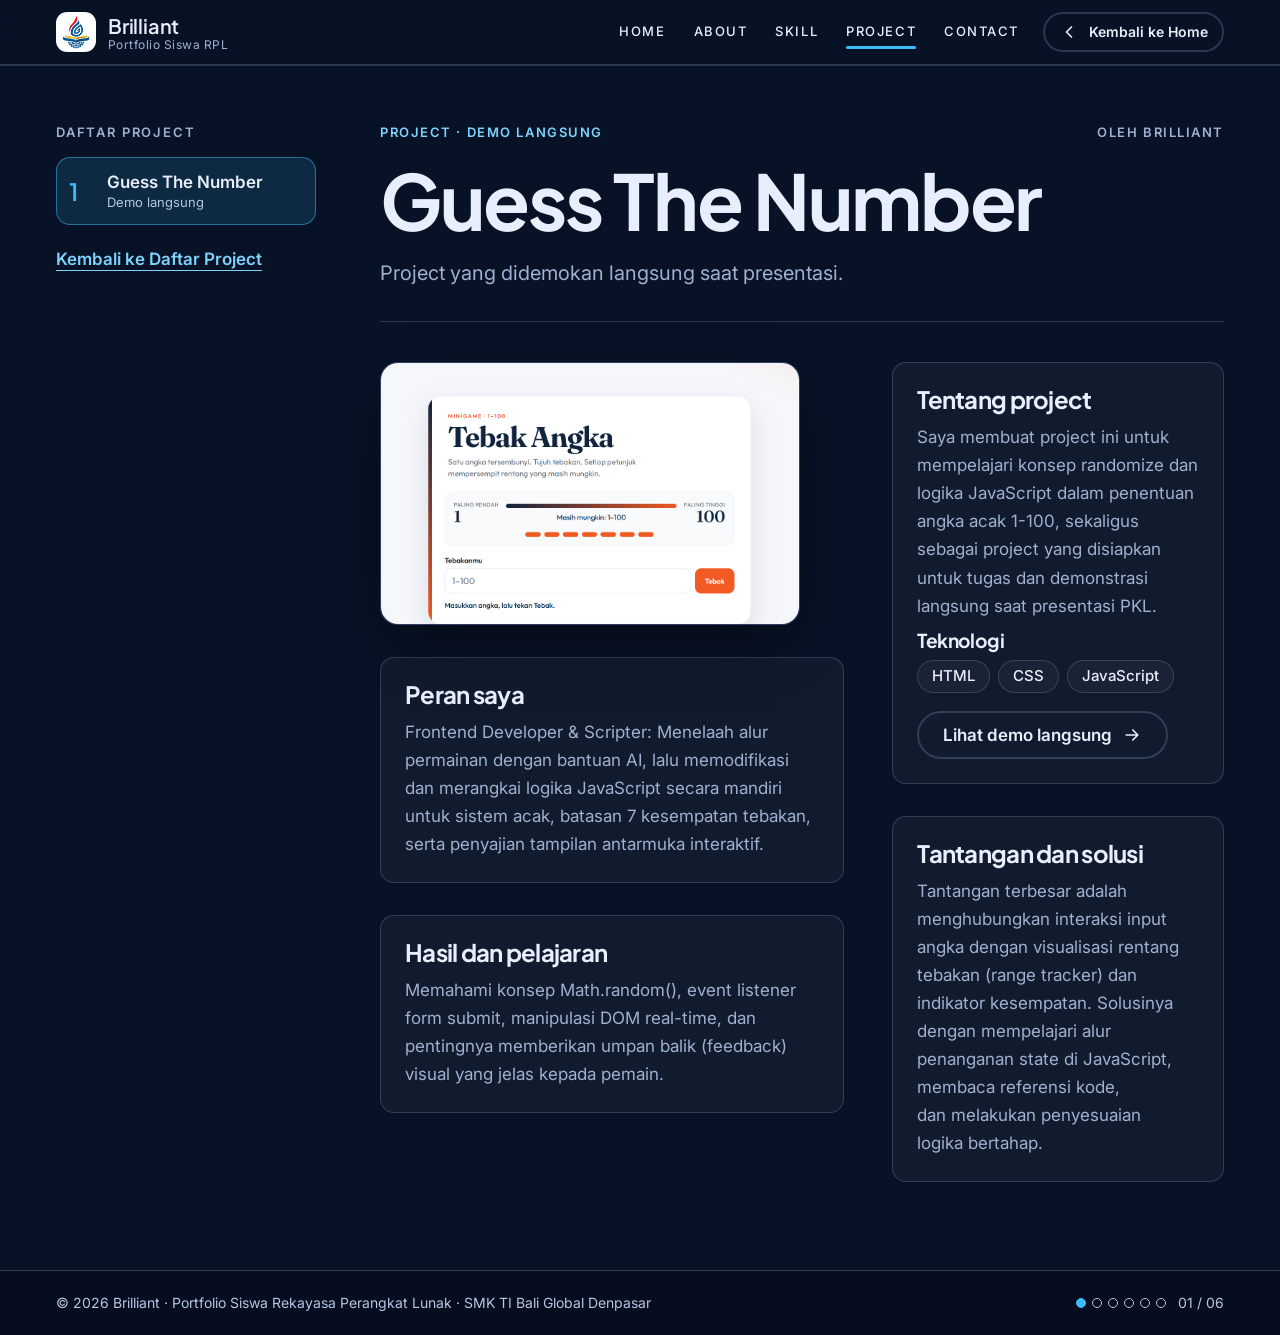
<file: project.html>
<!DOCTYPE html>

<html lang="id">
<head>
<meta charset="utf-8"/>
<meta content="width=device-width, initial-scale=1" name="viewport"/>
<title>Project | Brilliant</title>
<meta content="Daftar project belajar mandiri Brilliant, siswa RPL: penulisan buku novel di Word, website, simulasi luar angkasa, game clicker, dan game 3D." name="description"/>
<meta content="#081226" name="theme-color"/>
<meta content="website" property="og:type"/>
<meta content="Project | Brilliant" property="og:title"/>
<meta content="Daftar project belajar mandiri Brilliant, siswa RPL: penulisan buku novel di Word, website, simulasi luar angkasa, game clicker, dan game 3D." property="og:description"/>
<link href="assets/logo.png" rel="icon" type="image/png"/>
<link href="https://fonts.googleapis.com" rel="preconnect"/>
<link href="https://fonts.gstatic.com" rel="preconnect" crossorigin/>
<link href="https://fonts.googleapis.com/css2?family=Inter:wght@400;500;600&family=Plus+Jakarta+Sans:wght@600;700;800&display=swap" rel="stylesheet"/>
<link href="css/base.css" rel="stylesheet"/>
<link href="css/layout.css" rel="stylesheet"/>
<link href="css/components.css" rel="stylesheet"/>
<link href="css/responsive.css" rel="stylesheet"/>
<script defer="" src="js/script.js">
</script>
</head>
<body>
<svg aria-hidden="true" focusable="false" height="0" style="position:absolute" width="0"><defs><symbol id="i-arrow" viewbox="0 0 24 24"><path d="M5 12h14M13 6l6 6-6 6"></path></symbol><symbol id="i-menu" viewbox="0 0 24 24"><path d="M4 7h16M4 12h16M4 17h16"></path></symbol><symbol id="i-back" viewbox="0 0 24 24"><path d="M15 6l-6 6 6 6"></path></symbol><symbol id="i-external" viewbox="0 0 24 24"><path d="M14 4h6v6M20 4l-9 9M18 14v5a1 1 0 01-1 1H5a1 1 0 01-1-1V7a1 1 0 011-1h5"></path></symbol><symbol id="i-image" viewbox="0 0 24 24"><rect height="16" rx="2" width="18" x="3" y="4"></rect><circle cx="9" cy="10" r="2"></circle><path d="M21 16l-5-5-8 8"></path></symbol></defs></svg>
<header class="site-header">
<a class="brand" href="index.html">
<span class="brand-logo">
<img alt="" height="96" src="assets/logo.png" width="96"/>
</span>
<span class="brand-text">
<strong>
            Brilliant
          </strong>
<small>
            Portfolio Siswa RPL
          </small>
</span>
</a>
<div class="header-right">
<button aria-controls="main-nav" aria-expanded="false" class="menu-toggle" type="button">
<svg aria-hidden="true" class="i">
<use href="#i-menu">
</use>
</svg>
          Menu
        </button>
<nav aria-label="Navigasi utama" class="main-nav" id="main-nav">
<ul>
<li>
<a href="index.html#home">
                HOME
              </a>
</li>
<li>
<a href="index.html#about">
                ABOUT
              </a>
</li>
<li>
<a href="index.html#skill">
                SKILL
              </a>
</li>
<li>
<a aria-current="true" href="index.html#project">
                PROJECT
              </a>
</li>
<li>
<a href="index.html#contact">
                CONTACT
              </a>
</li>
</ul>
</nav>
<a class="back-link btn btn--back" href="index.html#project">
<span class="btn__circle">
<svg aria-hidden="true" class="i">
<use href="#i-back">
</use>
</svg>
</span>
<span class="btn__label">
            Kembali ke Home
          </span>
</a>
</div>
</header>
<div class="layout">
<aside class="sidebar">
<nav aria-label="Daftar Project">
<p class="sidebar-title">
            Daftar Project
          </p>
<ul class="side-list">
<li>
<a aria-current="page" class="side-item is-active" data-group="demo" href="#project-demo">
<span class="side-num">1</span>
<span class="side-text">
<strong>Guess The Number</strong>
<small>Demo langsung</small>
</span>

</a>
</li><li>
<a class="side-item" data-group="lain" href="#project-1">
<span class="side-num">1</span>
<span class="side-text">
<strong>
                    Novel Project
                  </strong>
<small>Buku & naskah Word</small>
</span>

</a>
</li>
<li>
<a class="side-item" data-group="lain" href="#project-2">
<span class="side-num">2</span>
<span class="side-text">
<strong>
                    Calyan Web
                  </strong>
<small>Website</small>
</span>

</a>
</li>
<li>
<a class="side-item" data-group="lain" href="#project-3">
<span class="side-num">3</span>
<span class="side-text">
<strong>
                    Cosmic Sandbox
                  </strong>
<small>Simulasi luar angkasa</small>
</span>

</a>
</li>
<li>
<a class="side-item" data-group="lain" href="#project-4">
<span class="side-num">4</span>
<span class="side-text">
<strong>
                    Gold Clicker
                  </strong>
<small>Game clicker</small>
</span>

</a>
</li>
<li>
<a class="side-item" data-group="lain" href="#project-5">
<span class="side-num">5</span>
<span class="side-text">
<strong>
                    Calyan Games
                  </strong>
<small>Game 3D</small>
</span>

</a>
</li>

</ul>

<a class="side-more" href="index.html#project">Kembali ke Daftar Project</a>

</nav>
</aside>
<main class="content" id="konten">
<article class="panel" id="project-demo">
<header class="panel-head">
<div class="content-top">
<p class="breadcrumb">Project · Demo langsung</p>
<p class="author">
                Oleh Brilliant
              </p>
</div>
<h1>Guess The Number</h1>
<p class="lead">Project yang didemokan langsung saat presentasi.</p>
</header>

<section class="project-layout">
<div class="layout-col layout-col--left">
<figure class="photo-frame pl-media">
<div class="photo-slot photo-slot--wide">
<img alt="Tampilan project demo" decoding="async" height="800" loading="lazy" src="assets/project-demo.jpg" width="1280"/>

</div>
</figure>
<div class="card pl-role">
<h2>
                Peran saya
              </h2>
<p>Frontend Developer & Scripter: Menelaah alur permainan dengan bantuan AI, lalu memodifikasi dan merangkai logika JavaScript secara mandiri untuk sistem acak, batasan 7 kesempatan tebakan, serta penyajian tampilan antarmuka interaktif.</p>
</div>
<div class="card pl-result">
<h2>
                Hasil dan pelajaran
              </h2>
<p>Memahami konsep Math.random(), event listener form submit, manipulasi DOM real-time, dan pentingnya memberikan umpan balik (feedback) visual yang jelas kepada pemain.</p>
</div>
</div>
<div class="layout-col layout-col--right">
<div class="card pl-about">
<h2>
                Tentang project
              </h2>
<p>Saya membuat project ini untuk mempelajari konsep randomize dan logika JavaScript dalam penentuan angka acak 1-100, sekaligus sebagai project yang disiapkan untuk tugas dan demonstrasi langsung saat presentasi PKL.</p>
<h3>
                Teknologi
              </h3>
<ul class="tag-list">
<li>HTML</li>
<li>CSS</li>
<li>JavaScript</li>
</ul>

<div class="button-row"><a class="btn btn--secondary" href="ProtoGame.html">Lihat demo langsung<svg aria-hidden="true" class="i"><use href="#i-arrow"></use></svg></a></div></div>
<div class="card pl-challenge">
<h2>
                Tantangan dan solusi
              </h2>
<p>Tantangan terbesar adalah menghubungkan interaksi input angka dengan visualisasi rentang tebakan (range tracker) dan indikator kesempatan. Solusinya dengan mempelajari alur penanganan state di JavaScript, membaca referensi kode, dan melakukan penyesuaian logika bertahap.</p>
</div>
</div>
</section>
</article><article class="panel" hidden="" id="project-1">
<header class="panel-head">
<div class="content-top">
<p class="breadcrumb">
                Project · Novel Project
              </p>
<p class="author">
                Oleh Brilliant
              </p>
</div>
<h1>
              Novel Project
            </h1>
<p class="lead">Penulisan naskah buku novel di Microsoft Word dengan 229 halaman dan 30.000+ kata.</p>
</header>

<section class="project-layout">
<div class="layout-col layout-col--left">
<figure class="photo-frame pl-media">
<div class="photo-slot photo-slot--wide">
<img alt="Tampilan Novel Project di Microsoft Word" decoding="async" height="800" loading="lazy" src="assets/project-1.jpg" width="1280"/>

</div>
</figure>
<div class="card pl-role">
<h2>
                Peran saya
              </h2>
<p>Penulis Naskah & Document Formatter: Menulis naskah cerita lengkap sepanjang 229 halaman, merancang karakter dan bab, serta menata tata letak dokumen di Microsoft Word dengan penataan heading, navigasi bab, dan daftar isi otomatis.</p>
</div>
<div class="card pl-result">
<h2>
                Hasil dan pelajaran
              </h2>
<p>Menghasilkan karya buku fiksi utuh setebal 229 halaman (30.990 kata), melatih konsistensi dan disiplin fokus dalam penulisan karya panjang, serta membuktikan penguasaan teknik pengolahan dokumen kompleks di Microsoft Word.</p>
</div>
</div>
<div class="layout-col layout-col--right">
<div class="card pl-about">
<h2>
                Tentang project
              </h2>
<p><strong>Novel Project – Kirana: Whisper in the Rain</strong>

Novel Project merupakan proyek penulisan novel fiksi berjudul <em>Kirana: Whisper in the Rain</em>, bagian dari <em>Me n U Series</em>. Cerita ini terinspirasi dari pengalaman pribadi yang dikemas dalam bentuk fiksi untuk menjaga privasi.

Naskah berhasil diselesaikan sebanyak <strong>229 halaman</strong> dengan total <strong>30.990 kata</strong>, menggunakan Microsoft Word, dilengkapi desain cover, penomoran halaman, struktur bab, dan daftar isi otomatis.</p>
<h3>
                Teknologi
              </h3>
<ul class="tag-list">
<li>Microsoft Word</li>
</ul>

</div>
<div class="card pl-challenge">
<h2>
                Tantangan dan solusi
              </h2>
<p>Dari sisi kepenulisan, tantangannya adalah mengembangkan alur agar terasa alami serta mencari penamaan tokoh yang tepat; solusinya dengan riset referensi di internet dan mempelajari buku-buku penulis lain. Dari sisi teknis, ini merupakan pengalaman pertama menggunakan Microsoft Word secara intensif; solusinya dengan belajar mandiri melalui kursus dan video tutorial YouTube berdurasi 20 menitan hingga berhasil menguasai fungsi-fungsi dokumen secara penuh.</p>
</div>
</div>
</section>
</article>
<article class="panel" hidden="" id="project-2">
<header class="panel-head">
<div class="content-top">
<p class="breadcrumb">
                Project · Calyan Web
              </p>
<p class="author">
                Oleh Brilliant
              </p>
</div>
<h1>
              Calyan Web
            </h1>
<p class="lead">Website untuk mempelajari komposisi tampilan, seperti teknik 60-30-10.</p>
</header>

<section class="project-layout">
<div class="layout-col layout-col--left">
<figure class="photo-frame pl-media">
<div class="photo-slot photo-slot--wide">
<img alt="Tampilan Calyan Web" decoding="async" height="800" loading="lazy" src="assets/project-2.jpg" width="1280"/>

</div>
</figure>
<div class="card pl-role">
<h2>
                Peran saya
              </h2>
<p>Frontend Designer & Implementer: Merancang tata letak website, menentukan palet warna, dan menguji penerapan pembagian warna 60% warna dominan, 30% warna sekunder, serta 10% warna aksen.</p>
</div>
<div class="card pl-result">
<h2>
                Hasil dan pelajaran
              </h2>
<p>Memahami teknik perancangan antarmuka yang bersih dan nyaman dipandang, pengelompokan komponen CSS secara teratur, serta memperjelas arah visi pembentukan Calyan Studio ke depan.</p>
</div>
</div>
<div class="layout-col layout-col--right">
<div class="card pl-about">
<h2>
                Tentang project
              </h2>
<p>Calyan Web saya buat sebagai media latihan komposisi visual website sekaligus merintis identitas studio kreatif impian saya di masa depan, yaitu Calyan Studio.</p>
<h3>
                Teknologi
              </h3>
<ul class="tag-list">
<li>HTML</li>
<li>CSS</li>
<li>JavaScript</li>
</ul>

</div>
<div class="card pl-challenge">
<h2>
                Tantangan dan solusi
              </h2>
<p>Tantangannya adalah menjaga hierarki visual agar informasi tidak terasa bertumpuk atau membingungkan pengunjung. Solusinya dengan memanfaatkan whitespace proporsional, pembagian kartu kontras, dan penataan tombol aksi yang konsisten.</p>
</div>
</div>
</section>
</article>
<article class="panel" hidden="" id="project-3">
<header class="panel-head">
<div class="content-top">
<p class="breadcrumb">
                Project · Cosmic Sandbox
              </p>
<p class="author">
                Oleh Brilliant
              </p>
</div>
<h1>
              Cosmic Sandbox
            </h1>
<p class="lead">Simulasi luar angkasa untuk memahami konsep antariksa dan melatih prompting.</p>
</header>

<section class="project-layout">
<div class="layout-col layout-col--left">
<figure class="photo-frame pl-media">
<div class="photo-slot photo-slot--wide">
<img alt="Tampilan Cosmic Sandbox" decoding="async" height="800" loading="lazy" src="assets/project-3.jpg" width="1280"/>

</div>
</figure>
<div class="card pl-role">
<h2>
                Peran saya
              </h2>
<p>Konseptor Simulasi & Prompt Specialist: Menyusun instruksi detail kepada AI untuk menghasilkan struktur orbit dan interaktivitas, lalu melakukan verifikasi kode, penyesuaian parameter astronomi, dan penataan tampilan antarmuka.</p>
</div>
<div class="card pl-result">
<h2>
                Hasil dan pelajaran
              </h2>
<p>Memahami teknik mengarahkan AI agar menghasilkan kode yang presisi dan minim eror, serta memperluas wawasan mengenai implementasi simulasi antariksa sederhana pada peramban web.</p>
</div>
</div>
<div class="layout-col layout-col--right">
<div class="card pl-about">
<h2>
                Tentang project
              </h2>
<p>Cosmic Sandbox adalah simulasi interaktif tata surya yang lahir dari rasa ingin tahu saya terhadap fenomena astronomi sekaligus media melatih kemampuan prompting terstruktur untuk menghasilkan logika komputasi sains.</p>
<h3>
                Teknologi
              </h3>
<ul class="tag-list">
<li>HTML</li>
<li>CSS</li>
<li>JavaScript</li>
</ul>

</div>
<div class="card pl-challenge">
<h2>
                Tantangan dan solusi
              </h2>
<p>Kompleksitas prompting untuk menerjemahkan logika pergerakan orbit planet dan skala tata surya agar AI tidak berhalusinasi atau menghasilkan kalkulasi yang melenceng. Solusinya dengan memecah prompt secara modular (step-by-step) dan memvalidasi formula matematis satu per satu.</p>
</div>
</div>
</section>
</article>
<article class="panel" hidden="" id="project-4">
<header class="panel-head">
<div class="content-top">
<p class="breadcrumb">
                Project · Gold Clicker
              </p>
<p class="author">
                Oleh Brilliant
              </p>
</div>
<h1>
              Gold Clicker
            </h1>
<p class="lead">Game clicker, awal saya belajar konsep JavaScript dan perhitungan.</p>
</header>

<section class="project-layout">
<div class="layout-col layout-col--left">
<figure class="photo-frame pl-media">
<div class="photo-slot photo-slot--wide">
<img alt="Tampilan Gold Clicker" decoding="async" height="800" loading="lazy" src="assets/project-4.jpg" width="1280"/>

</div>
</figure>
<div class="card pl-role">
<h2>
                Peran saya
              </h2>
<p>Game Logic & UI Scripter: Menulis fungsi klik, sistem penambahan emas otomatis per detik, dan membuat antarmuka toko upgrade yang responsif terhadap kondisi saldo pemain.</p>
</div>
<div class="card pl-result">
<h2>
                Hasil dan pelajaran
              </h2>
<p>Memahami penggunaan setInterval untuk timer loop di JavaScript, manajemen state angka dinamis, serta logika kondisional pembaruan elemen antarmuka secara berkala.</p>
</div>
</div>
<div class="layout-col layout-col--right">
<div class="card pl-about">
<h2>
                Tentang project
              </h2>
<p>Gold Clicker adalah game incremental/idle berbasis web yang menjadi tonggak awal saya dalam mempelajari logika komputasi JavaScript, pengelolaan variabel angka, dan formula perhitungan kenaikan nilai secara dinamis.</p>
<h3>
                Teknologi
              </h3>
<ul class="tag-list">
<li>HTML</li>
<li>CSS</li>
<li>JavaScript</li>
</ul>

</div>
<div class="card pl-challenge">
<h2>
                Tantangan dan solusi
              </h2>
<p>Tantangan utama adalah menyeimbangkan ekonomi game (game economy balancing), yaitu menentukan kenaikan harga upgrade agar tidak terlalu mudah dan tidak terlalu lambat bagi pemain. Solusinya dengan menerapkan kurva pertumbuhan nilai bertingkat dan menguji siklus bermain berulang kali.</p>
</div>
</div>
</section>
</article>
<article class="panel" hidden="" id="project-5">
<header class="panel-head">
<div class="content-top">
<p class="breadcrumb">
                Project · Calyan Games
              </p>
<p class="author">
                Oleh Brilliant
              </p>
</div>
<h1>
              Calyan Games
            </h1>
<p class="lead">Game 3D yang terinspirasi game grinding seperti Genshin Impact dan Wuthering Waves.</p>
</header>

<section class="project-layout">
<div class="layout-col layout-col--left">
<figure class="photo-frame pl-media">
<div class="photo-slot photo-slot--wide">
<img alt="Tampilan Calyan Games" decoding="async" height="800" loading="lazy" src="assets/project-5.jpg" width="1280"/>

</div>
</figure>
<div class="card pl-role">
<h2>
                Peran saya
              </h2>
<p>Konseptor Ide & AI Director: Memasok seluruh ide orisinal mengenai konsep game, tema visual, dan mekanisme grinding; kemudian mengarahkan AI dengan instruksi terstruktur untuk mengeksekusi kode 3D serta menguji hasil integrasinya.</p>
</div>
<div class="card pl-result">
<h2>
                Hasil dan pelajaran
              </h2>
<p>Memahami kolaborasi ideal antara manusia sebagai pemasok ide kreatif dengan AI sebagai akselerator kode teknis 3D, serta menyadari pentingnya kedalaman mekanik agar sebuah konsep game terasa seru dan hidup.</p>
</div>
</div>
<div class="layout-col layout-col--right">
<div class="card pl-about">
<h2>
                Tentang project
              </h2>
<p>Calyan Games adalah prototype game 3D berbasis web yang terinspirasi dari mekanisme grinding game populer (seperti Genshin Impact & Wuthering Waves). Dalam project ini, saya berperan penuh memberikan supply ide dan konsep dunia game, sedangkan implementasi kode 3D diwujudkan menggunakan bantuan AI.</p>
<h3>
                Teknologi
              </h3>
<ul class="tag-list">
<li>HTML</li>
<li>CSS</li>
<li>JavaScript</li>
<li>Three.js (3D Library)</li>
<li>AI-Assisted Development</li>
</ul>

</div>
<div class="card pl-challenge">
<h2>
                Tantangan dan solusi
              </h2>
<p>Menerjemahkan ide kreatif ke dalam arahan prompt teknis agar AI menghasilkan interaksi 3D yang tepat, serta mengatasi gameplay yang meski sudah bisa dimainkan namun masih terasa membosankan dan template. Solusinya dengan terus mengiterasi supply ide baru, mematangkan core loop, dan merencanakan variasi mekanik bermain bertahap.</p>
</div>
</div>
</section>
</article>

</main>
</div>
<footer class="site-footer">
<p class="footer-note">
        ©
        <span data-year="">
          2026
        </span>
        Brilliant · Portfolio Siswa Rekayasa Perangkat Lunak · SMK TI Bali Global Denpasar
      </p>
<div aria-label="Halaman 1 dari 6" class="page-indicator" role="img">
<span class="dots">
<span class="dot is-active">
</span>
<span class="dot">
</span>
<span class="dot">
</span>
<span class="dot">
</span>
<span class="dot">
</span>
<span class="dot">
</span>
</span>
<span class="count">
          01 / 06
        </span>
</div>
</footer>
</body>
</html>
</file>
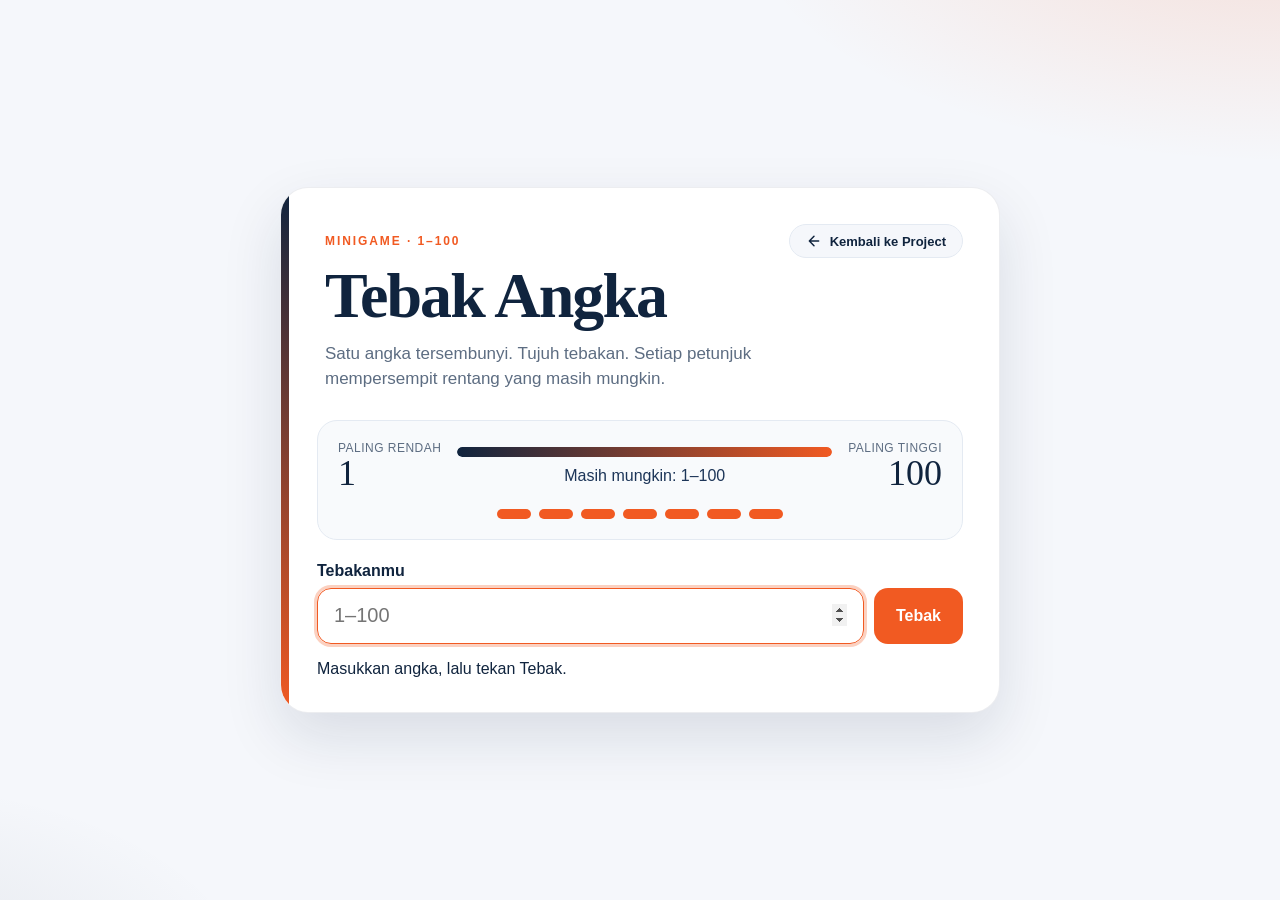
<file: ProtoGame.html>
<!DOCTYPE html>
<html lang="id">
  <head>
    <meta charset="UTF-8" />
    <meta name="viewport" content="width=device-width, initial-scale=1" />
    <title>Tebak Angka</title>
    <link rel="preconnect" href="https://fonts.googleapis.com" />
    <link rel="preconnect" href="https://fonts.gstatic.com" crossorigin />
    <link
      href="https://fonts.googleapis.com/css2?family=Inter:wght@400;500;600&family=Plus+Jakarta+Sans:wght@600;700;800&display=swap"
      rel="stylesheet"
    />
    <link rel="stylesheet" href="css/ProtoGame.css" />
  </head>
  <body>
    <main class="stage">
      <section class="card" aria-labelledby="title">
        <header class="mast">
          <div class="mast-top">
            <p class="eyebrow">Minigame · 1–100</p>
            <a class="back-link" href="project.html#project-demo">
              <svg aria-hidden="true" width="16" height="16" viewBox="0 0 24 24" fill="none" stroke="currentColor" stroke-width="2.2" stroke-linecap="round" stroke-linejoin="round">
                <path d="M19 12H5M12 19l-7-7 7-7"/>
              </svg>
              <span>Kembali ke Project</span>
            </a>
          </div>
          <h1 id="title">Tebak Angka</h1>
          <p class="lede">
            Satu angka tersembunyi. Tujuh tebakan. Setiap petunjuk mempersempit
            rentang yang masih mungkin.
          </p>
        </header>

        <div class="board">
          <div class="range" aria-live="polite">
            <div class="bound">
              <span class="bound-label">Paling rendah</span>
              <span class="bound-value" id="low-bound">1</span>
            </div>
            <div class="track-wrap">
              <div class="track" aria-hidden="true">
                <div class="track-fill" id="track-fill"></div>
              </div>
              <p class="range-caption" id="range-caption">Masih mungkin: 1–100</p>
            </div>
            <div class="bound bound-end">
              <span class="bound-label">Paling tinggi</span>
              <span class="bound-value" id="high-bound">100</span>
            </div>
          </div>

          <div class="lives" id="lives" aria-label="Kesempatan tersisa"></div>
        </div>

        <form class="guess-form" id="guess-form">
          <label for="guess">Tebakanmu</label>
          <div class="input-row">
            <input
              id="guess"
              name="guess"
              type="number"
              inputmode="numeric"
              min="1"
              max="100"
              step="1"
              placeholder="1–100"
              autocomplete="off"
              required
            />
            <button class="primary" type="submit" id="submit">Tebak</button>
          </div>
        </form>

        <p class="feedback" id="feedback" role="status" aria-live="polite">
          Masukkan angka, lalu tekan Tebak.
        </p>

        <ol class="history" id="history" aria-label="Riwayat tebakan"></ol>

        <div class="result" id="result" hidden>
          <p class="result-kicker" id="result-kicker"></p>
          <p class="result-number" id="result-number"></p>
          <p class="result-copy" id="result-copy"></p>
          <div class="result-actions">
            <button class="primary" type="button" id="restart">Main lagi</button>
            <a class="result-back" href="project.html#project-demo">Kembali ke Project</a>
          </div>
        </div>
      </section>
    </main>
    <script src="js/ProtoGame.js"></script>
  </body>
</html>
</file>
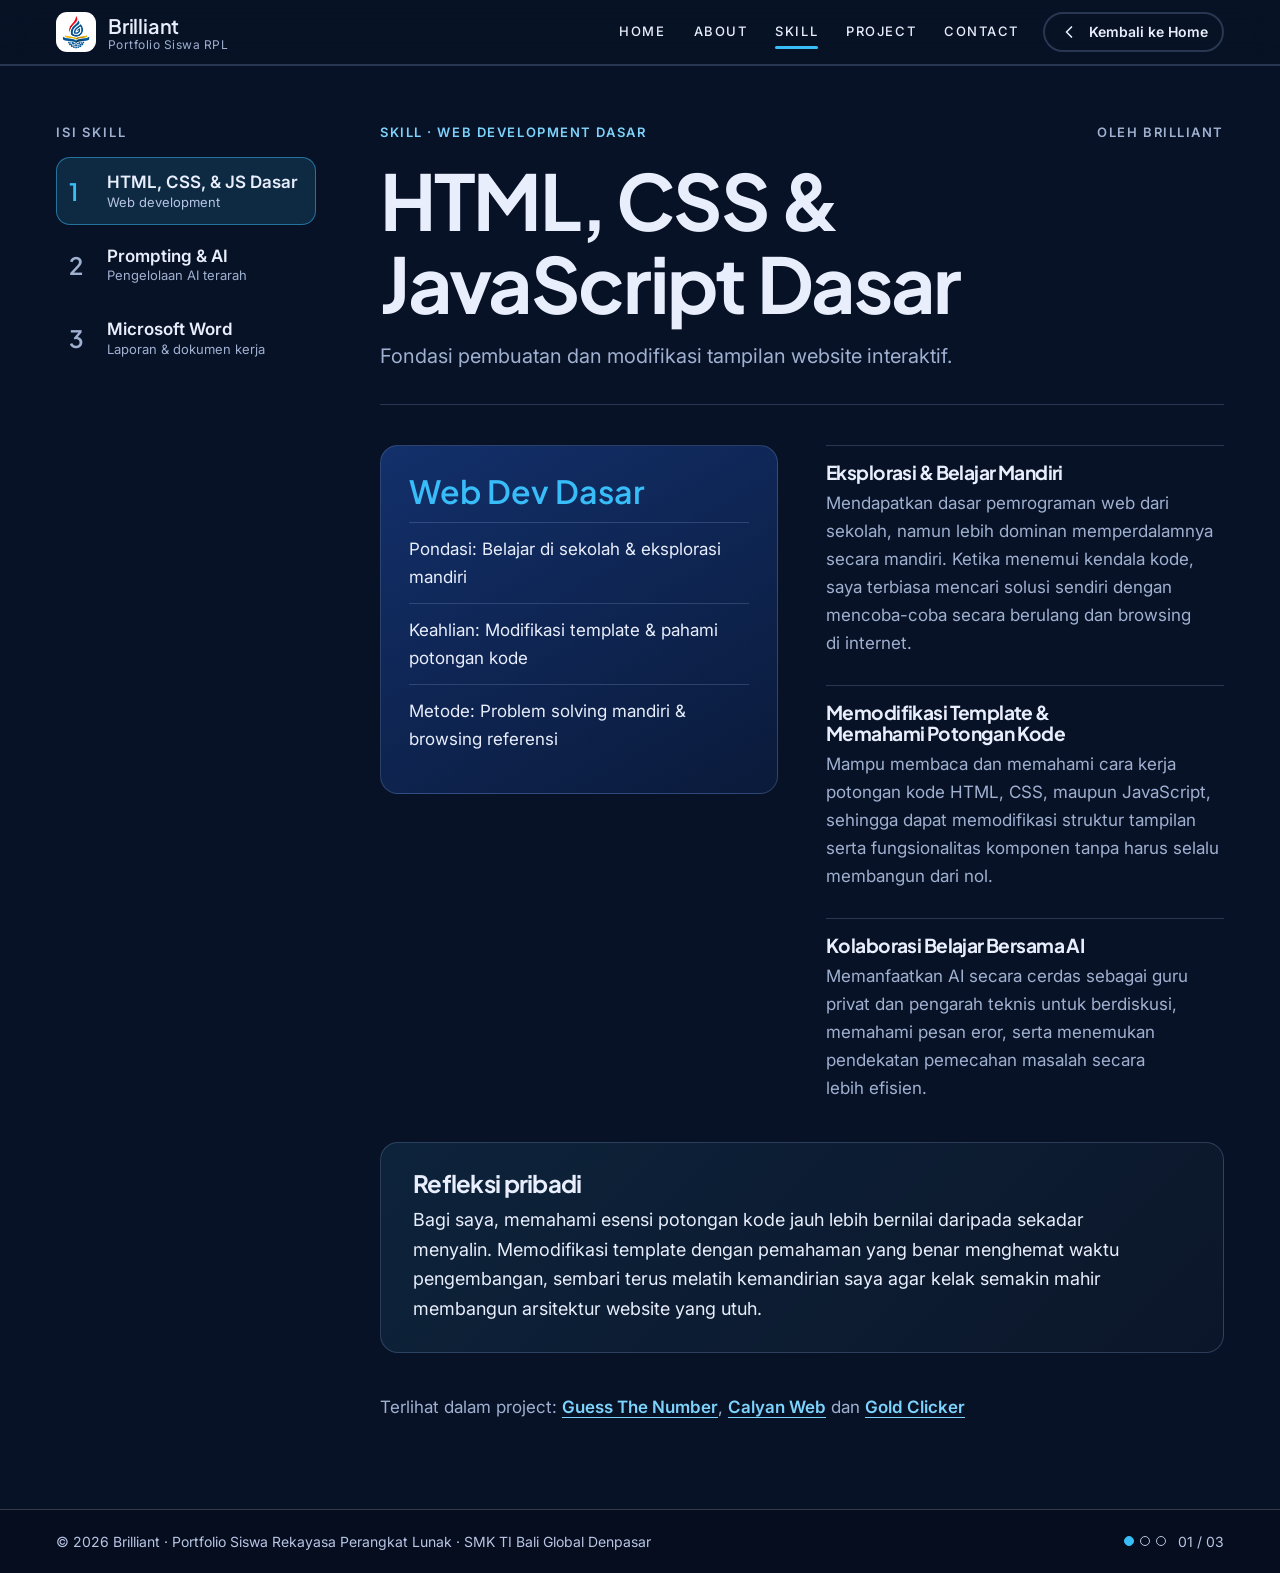
<file: skill.html>
<!DOCTYPE html>

<html lang="id">
<head>
<meta charset="utf-8"/>
<meta content="width=device-width, initial-scale=1" name="viewport"/>
<title>Skill | Brilliant</title>
<meta content="Tiga keahlian utama Brilliant: dasar HTML/CSS/JS, prompting & pengelolaan AI terstruktur, serta penyusunan dokumen kerja Microsoft Word." name="description"/>
<meta content="#081226" name="theme-color"/>
<meta content="website" property="og:type"/>
<meta content="Skill | Brilliant" property="og:title"/>
<meta content="Tiga keahlian utama Brilliant: dasar HTML/CSS/JS, prompting & pengelolaan AI terstruktur, serta penyusunan dokumen kerja Microsoft Word." property="og:description"/>
<link href="assets/logo.png" rel="icon" type="image/png"/>
<link href="https://fonts.googleapis.com" rel="preconnect"/>
<link href="https://fonts.gstatic.com" rel="preconnect" crossorigin/>
<link href="https://fonts.googleapis.com/css2?family=Inter:wght@400;500;600&family=Plus+Jakarta+Sans:wght@600;700;800&display=swap" rel="stylesheet"/>
<link href="css/base.css" rel="stylesheet"/>
<link href="css/layout.css" rel="stylesheet"/>
<link href="css/components.css" rel="stylesheet"/>
<link href="css/responsive.css" rel="stylesheet"/>
<script defer="" src="js/script.js">
</script>
</head>
<body>
<svg aria-hidden="true" focusable="false" height="0" style="position:absolute" width="0"><defs><symbol id="i-arrow" viewbox="0 0 24 24"><path d="M5 12h14M13 6l6 6-6 6"></path></symbol><symbol id="i-menu" viewbox="0 0 24 24"><path d="M4 7h16M4 12h16M4 17h16"></path></symbol><symbol id="i-back" viewbox="0 0 24 24"><path d="M15 6l-6 6 6 6"></path></symbol><symbol id="i-external" viewbox="0 0 24 24"><path d="M14 4h6v6M20 4l-9 9M18 14v5a1 1 0 01-1 1H5a1 1 0 01-1-1V7a1 1 0 011-1h5"></path></symbol><symbol id="i-image" viewbox="0 0 24 24"><rect height="16" rx="2" width="18" x="3" y="4"></rect><circle cx="9" cy="10" r="2"></circle><path d="M21 16l-5-5-8 8"></path></symbol></defs></svg>
<header class="site-header">
<a class="brand" href="index.html">
<span class="brand-logo">
<img alt="" height="96" src="assets/logo.png" width="96"/>
</span>
<span class="brand-text">
<strong>
            Brilliant
          </strong>
<small>
            Portfolio Siswa RPL
          </small>
</span>
</a>
<div class="header-right">
<button aria-controls="main-nav" aria-expanded="false" class="menu-toggle" type="button">
<svg aria-hidden="true" class="i">
<use href="#i-menu">
</use>
</svg>
          Menu
        </button>
<nav aria-label="Navigasi utama" class="main-nav" id="main-nav">
<ul>
<li>
<a href="index.html#home">
                HOME
              </a>
</li>
<li>
<a href="index.html#about">
                ABOUT
              </a>
</li>
<li>
<a aria-current="true" href="index.html#skill">
                SKILL
              </a>
</li>
<li>
<a href="index.html#project">
                PROJECT
              </a>
</li>
<li>
<a href="index.html#contact">
                CONTACT
              </a>
</li>
</ul>
</nav>
<a class="back-link btn btn--back" href="index.html#skill">
<span class="btn__circle">
<svg aria-hidden="true" class="i">
<use href="#i-back">
</use>
</svg>
</span>
<span class="btn__label">
            Kembali ke Home
          </span>
</a>
</div>
</header>
<div class="layout">
<aside class="sidebar">
<nav aria-label="Isi Skill">
<p class="sidebar-title">
            Isi Skill
          </p>
<ul class="side-list">
<li>
<a aria-current="page" class="side-item is-active" href="#skill-1">
<span class="side-num">
                  1
                </span>
<span class="side-text">
<strong>
                    HTML, CSS, & JS Dasar
                  </strong>
<small>
                    Web development
                  </small>
</span>
</a>
</li>
<li>
<a class="side-item" href="#skill-2">
<span class="side-num">
                  2
                </span>
<span class="side-text">
<strong>
                    Prompting & AI
                  </strong>
<small>
                    Pengelolaan AI terarah
                  </small>
</span>
</a>
</li>
<li>
<a class="side-item" href="#skill-3">
<span class="side-num">
                  3
                </span>
<span class="side-text">
<strong>
                    Microsoft Word
                  </strong>
<small>
                    Laporan & dokumen kerja
                  </small>
</span>
</a>
</li>
</ul>
</nav>
</aside>
<main class="content" id="konten">
<article class="panel" id="skill-1">
<header class="panel-head">
<div class="content-top">
<p class="breadcrumb">
                Skill · Web Development Dasar
              </p>
<p class="author">
                Oleh Brilliant
              </p>
</div>
<h1>
              HTML, CSS & JavaScript Dasar
            </h1>
<p class="lead">Fondasi pembuatan dan modifikasi tampilan website interaktif.</p>
</header>
<section class="two-column">
<div aria-label="Peta konsep" class="concept-map">
<p class="concept-main">Web Dev Dasar</p>
<ul class="concept-sub">
<li>Pondasi: Belajar di sekolah & eksplorasi mandiri</li>
<li>Keahlian: Modifikasi template & pahami potongan kode</li>
<li>Metode: Problem solving mandiri & browsing referensi</li>
</ul>
</div>
<ul class="point-list">
<li>
<h3>Eksplorasi & Belajar Mandiri</h3>
<p>Mendapatkan dasar pemrograman web dari sekolah, namun lebih dominan memperdalamnya secara mandiri. Ketika menemui kendala kode, saya terbiasa mencari solusi sendiri dengan mencoba-coba secara berulang dan browsing di internet.</p>
</li>
<li>
<h3>Memodifikasi Template & Memahami Potongan Kode</h3>
<p>Mampu membaca dan memahami cara kerja potongan kode HTML, CSS, maupun JavaScript, sehingga dapat memodifikasi struktur tampilan serta fungsionalitas komponen tanpa harus selalu membangun dari nol.</p>
</li>
<li>
<h3>Kolaborasi Belajar Bersama AI</h3>
<p>Memanfaatkan AI secara cerdas sebagai guru privat dan pengarah teknis untuk berdiskusi, memahami pesan eror, serta menemukan pendekatan pemecahan masalah secara lebih efisien.</p>
</li>
</ul>
</section>
<section class="note-box">
<h2>
              Refleksi pribadi
            </h2>
<p>Bagi saya, memahami esensi potongan kode jauh lebih bernilai daripada sekadar menyalin. Memodifikasi template dengan pemahaman yang benar menghemat waktu pengembangan, sembari terus melatih kemandirian saya agar kelak semakin mahir membangun arsitektur website yang utuh.</p>
</section>
<p class="skill-proof">
            Terlihat dalam project:
            <a href="project.html#project-demo">Guess The Number</a>, <a href="project.html#project-2">Calyan Web</a> dan <a href="project.html#project-4">Gold Clicker</a> 
</p>
</article>
<article class="panel" hidden="" id="skill-2">
<header class="panel-head">
<div class="content-top">
<p class="breadcrumb">
                Skill · Prompting & Pengelolaan AI
              </p>
<p class="author">
                Oleh Brilliant
              </p>
</div>
<h1>
              Prompting & Pengelolaan AI
            </h1>
<p class="lead">Kemampuan menyusun prompt terstruktur dan mengarahkan berbagai model AI secara optimal.</p>
</header>
<section class="two-column">
<div aria-label="Peta konsep" class="concept-map">
<p class="concept-main">Prompting & AI</p>
<ul class="concept-sub">
<li>Ragam Model: ChatGPT, Gemini, Claude, Agen VS Code & Figma</li>
<li>Alternatif Riset: Perplexity, Qwen, DeepSeek</li>
<li>Fokus: Prompt terstruktur & kontrol anti-halusinasi</li>
</ul>
</div>
<ul class="point-list">
<li>
<h3>Eksplorasi Ekosistem AI yang Luas</h3>
<p>Telah aktif mengeksplorasi berbagai platform kecerdasan buatan, mulai dari ChatGPT, Gemini, Claude, asisten/agen bawaan aplikasi (Figma & VS Code), hingga model riset mendalam seperti Perplexity, Qwen, dan DeepSeek.</p>
</li>
<li>
<h3>Prompt Terstruktur & Kontrol Halusinasi</h3>
<p>Memahami bagaimana merumuskan instruksi terstruktur dengan batasan jelas (rules & constraints) agar AI tidak mengkhayal atau menyajikan data yang keliru, melainkan menghasilkan output yang presisi dan dapat langsung dipakai.</p>
</li>
<li>
<h3>Memaksimalkan AI untuk Produktivitas</h3>
<p>Mampu memilah tugas mana yang efisien dipercepat oleh AI dan tugas mana yang memerlukan validasi manual, sehingga alur pengerjaan tugas PKL maupun project mandiri berjalan jauh lebih cepat dan terarah.</p>
</li>
</ul>
</section>
<section class="note-box">
<h2>
              Refleksi pribadi
            </h2>
<p>AI adalah pengganda produktivitas yang luar biasa jika dikendalikan dengan instruksi yang tepat. Kunci utama bukan membiarkan AI berpikir untuk kita, melainkan bagaimana kita merumuskan masalah secara presisi sehingga solusi yang dihasilkan akurat dan dapat dipertanggungjawabkan.</p>
</section>
<p class="skill-proof">
            Terlihat dalam project:
            <a href="project.html#project-3">Cosmic Sandbox</a> dan <a href="project.html#project-5">Calyan Games</a>
</p>
</article>
<article class="panel" hidden="" id="skill-3">
<header class="panel-head">
<div class="content-top">
<p class="breadcrumb">
                Skill · Microsoft Word & Administrasi
              </p>
<p class="author">
                Oleh Brilliant
              </p>
</div>
<h1>
              Microsoft Word & Dokumen Kerja
            </h1>
<p class="lead">Keterampilan penyusunan dan penataan dokumen formal secara rapi dan terstandar.</p>
</header>
<section class="two-column">
<div aria-label="Peta konsep" class="concept-map">
<p class="concept-main">Dokumen Kerja</p>
<ul class="concept-sub">
<li>Pengalaman: Penulisan buku 229 halaman & tugas laporan PKL</li>
<li>Keahlian: Tata letak rapi, heading terstruktur, format baku</li>
<li>Nilai: Ketelitian & standar komunikasi kerja formal</li>
</ul>
</div>
<ul class="point-list">
<li>
<h3>Penataan Format Laporan & Naskah Panjang</h3>
<p>Terbiasa menyusun dokumen berstruktur formal dan naskah tebal, mencakup pengaturan margin, penomoran halaman otomatis, hierarki heading, dan daftar isi terpadu.</p>
</li>
<li>
<h3>Penyajian Tabel dan Dokumentasi Kerja</h3>
<p>Menguasai penataan tabel data rekapitulasi, penyisipan gambar bukti kerja dengan caption teratur, serta konsistensi tipografi agar dokumen mudah ditelaah oleh pembimbing lapangan.</p>
</li>
<li>
<h3>Kerapian dan Ketelitian Administrasi</h3>
<p>Menjaga standar penulisan yang rapi, ejaan yang benar, serta keseragaman tata letak sebagai cerminan tanggung jawab profesional dalam menyelesaikan tugas-tugas administratif maupun naskah karya mandiri.</p>
</li>
</ul>
</section>
<section class="note-box">
<h2>
              Refleksi pribadi
            </h2>
<p>Sebagai siswa Rekayasa Perangkat Lunak, kemampuan menulis dan menyusun dokumen formal sama pentingnya dengan menulis kode. Dokumentasi yang rapi dan terstruktur mencerminkan keteraturan berpikir dan memudahkan orang lain memahami hasil kerja kita.</p>
</section>
<p class="skill-proof">
            Terlihat dalam:
            <a href="project.html#project-1">Novel Project (Buku 229 Halaman)</a>
</p>
</article>
</main>
</div>
<footer class="site-footer">
<p class="footer-note">
        ©
        <span data-year="">
          2026
        </span>
        Brilliant · Portfolio Siswa Rekayasa Perangkat Lunak · SMK TI Bali Global Denpasar
      </p>
<div aria-label="Halaman 1 dari 3" class="page-indicator" role="img">
<span class="dots">
<span class="dot is-active">
</span>
<span class="dot">
</span>
<span class="dot">
</span>
</span>
<span class="count">
          01 / 03
        </span>
</div>
</footer>
</body>
</html>
</file>
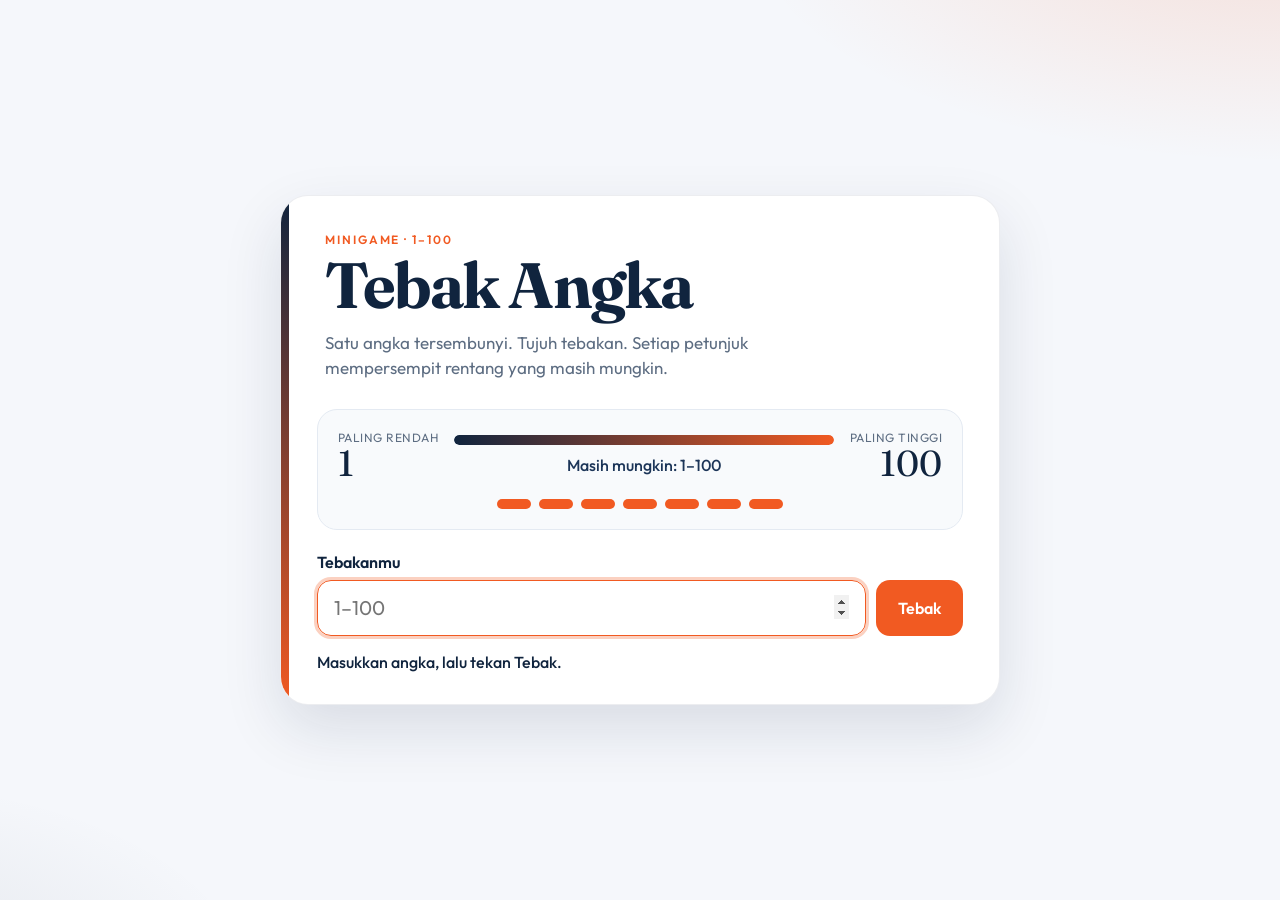
<file: game/ngegameyuk.html>
<!DOCTYPE html>
<html lang="id">
  <head>
    <meta charset="UTF-8" />
    <meta name="viewport" content="width=device-width, initial-scale=1" />
    <title>Tebak Angka</title>
    <link rel="preconnect" href="https://fonts.googleapis.com" />
    <link rel="preconnect" href="https://fonts.gstatic.com" crossorigin />
    <link
      href="https://fonts.googleapis.com/css2?family=Fraunces:opsz,wght@9..144,560;9..144,680&family=Outfit:wght@400;500;600&display=swap"
      rel="stylesheet"
    />
    <link rel="stylesheet" href="ngegameyuk.css" />
  </head>
  <body>
    <main class="stage">
      <section class="card" aria-labelledby="title">
        <header class="mast">
          <p class="eyebrow">Minigame · 1–100</p>
          <h1 id="title">Tebak Angka</h1>
          <p class="lede">
            Satu angka tersembunyi. Tujuh tebakan. Setiap petunjuk mempersempit
            rentang yang masih mungkin.
          </p>
        </header>

        <div class="board">
          <div class="range" aria-live="polite">
            <div class="bound">
              <span class="bound-label">Paling rendah</span>
              <span class="bound-value" id="low-bound">1</span>
            </div>
            <div class="track-wrap">
              <div class="track" aria-hidden="true">
                <div class="track-fill" id="track-fill"></div>
              </div>
              <p class="range-caption" id="range-caption">Masih mungkin: 1–100</p>
            </div>
            <div class="bound bound-end">
              <span class="bound-label">Paling tinggi</span>
              <span class="bound-value" id="high-bound">100</span>
            </div>
          </div>

          <div class="lives" id="lives" aria-label="Kesempatan tersisa"></div>
        </div>

        <form class="guess-form" id="guess-form">
          <label for="guess">Tebakanmu</label>
          <div class="input-row">
            <input
              id="guess"
              name="guess"
              type="number"
              inputmode="numeric"
              min="1"
              max="100"
              step="1"
              placeholder="1–100"
              autocomplete="off"
              required
            />
            <button class="primary" type="submit" id="submit">Tebak</button>
          </div>
        </form>

        <p class="feedback" id="feedback" role="status" aria-live="polite">
          Masukkan angka, lalu tekan Tebak.
        </p>

        <ol class="history" id="history" aria-label="Riwayat tebakan"></ol>

        <div class="result" id="result" hidden>
          <p class="result-kicker" id="result-kicker"></p>
          <p class="result-number" id="result-number"></p>
          <p class="result-copy" id="result-copy"></p>
          <button class="primary" type="button" id="restart">Main lagi</button>
        </div>
      </section>
    </main>
    <script src="ngegameyuk.js"></script>
  </body>
</html>
</file>
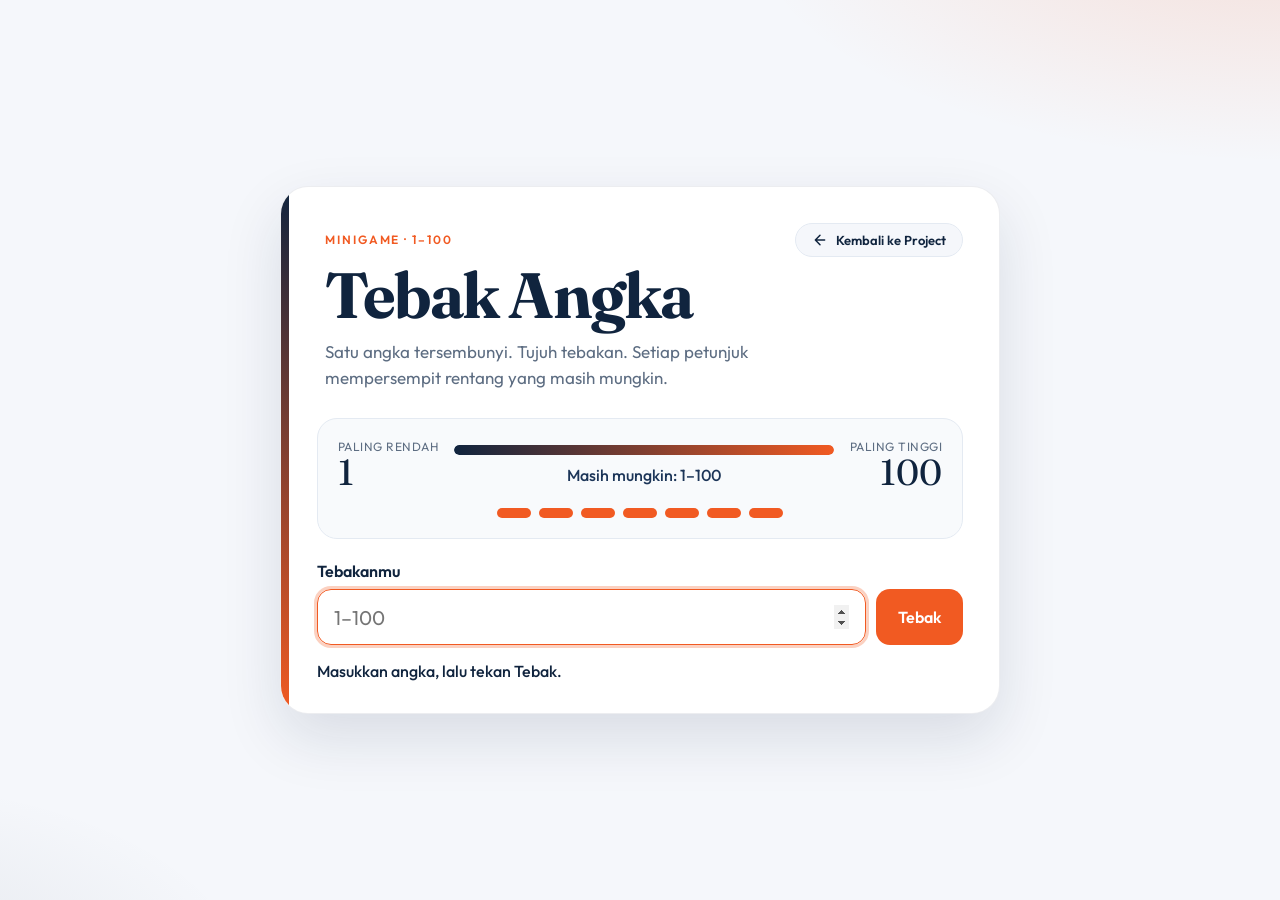
<file: game/ProtoGame.html>
<!DOCTYPE html>
<html lang="id">
  <head>
    <meta charset="UTF-8" />
    <meta name="viewport" content="width=device-width, initial-scale=1" />
    <title>Tebak Angka</title>
    <link rel="preconnect" href="https://fonts.googleapis.com" />
    <link rel="preconnect" href="https://fonts.gstatic.com" crossorigin />
    <link
      href="https://fonts.googleapis.com/css2?family=Fraunces:opsz,wght@9..144,560;9..144,680&family=Outfit:wght@400;500;600&display=swap"
      rel="stylesheet"
    />
    <link rel="stylesheet" href="ProtoGame.css" />
  </head>
  <body>
    <main class="stage">
      <section class="card" aria-labelledby="title">
        <header class="mast">
          <div class="mast-top">
            <p class="eyebrow">Minigame · 1–100</p>
            <a class="back-link" href="../project.html#project-demo">
              <svg aria-hidden="true" width="16" height="16" viewBox="0 0 24 24" fill="none" stroke="currentColor" stroke-width="2.2" stroke-linecap="round" stroke-linejoin="round">
                <path d="M19 12H5M12 19l-7-7 7-7"/>
              </svg>
              <span>Kembali ke Project</span>
            </a>
          </div>
          <h1 id="title">Tebak Angka</h1>
          <p class="lede">
            Satu angka tersembunyi. Tujuh tebakan. Setiap petunjuk mempersempit
            rentang yang masih mungkin.
          </p>
        </header>

        <div class="board">
          <div class="range" aria-live="polite">
            <div class="bound">
              <span class="bound-label">Paling rendah</span>
              <span class="bound-value" id="low-bound">1</span>
            </div>
            <div class="track-wrap">
              <div class="track" aria-hidden="true">
                <div class="track-fill" id="track-fill"></div>
              </div>
              <p class="range-caption" id="range-caption">Masih mungkin: 1–100</p>
            </div>
            <div class="bound bound-end">
              <span class="bound-label">Paling tinggi</span>
              <span class="bound-value" id="high-bound">100</span>
            </div>
          </div>

          <div class="lives" id="lives" aria-label="Kesempatan tersisa"></div>
        </div>

        <form class="guess-form" id="guess-form">
          <label for="guess">Tebakanmu</label>
          <div class="input-row">
            <input
              id="guess"
              name="guess"
              type="number"
              inputmode="numeric"
              min="1"
              max="100"
              step="1"
              placeholder="1–100"
              autocomplete="off"
              required
            />
            <button class="primary" type="submit" id="submit">Tebak</button>
          </div>
        </form>

        <p class="feedback" id="feedback" role="status" aria-live="polite">
          Masukkan angka, lalu tekan Tebak.
        </p>

        <ol class="history" id="history" aria-label="Riwayat tebakan"></ol>

        <div class="result" id="result" hidden>
          <p class="result-kicker" id="result-kicker"></p>
          <p class="result-number" id="result-number"></p>
          <p class="result-copy" id="result-copy"></p>
          <div class="result-actions">
            <button class="primary" type="button" id="restart">Main lagi</button>
            <a class="result-back" href="../project.html#project-demo">Kembali ke Project</a>
          </div>
        </div>
      </section>
    </main>
    <script src="ProtoGame.js"></script>
  </body>
</html>
</file>
<file: css/base.css>
/* base.css - token, reset, tipografi. Dunia visual: kertas hangat + tinta + satu aksen vermilion. */
:root {
  color-scheme: dark;
  --paper: #081226; --paper-2: #0e1d3d; --ink: #e8eefc; --muted: #9fb0d0; --line: rgba(148, 170, 220, 0.24);
  --on-ink: #b8c5e3; --accent: #38bdf8; --accent-deep: #7dd3fc; --navy-mid: #13306b;
  --r: 14px; --gutter: clamp(20px, 5vw, 56px);
  --serif: "Plus Jakarta Sans", system-ui, -apple-system, "Segoe UI", Roboto, Arial, sans-serif;
  --sans: "Inter", system-ui, -apple-system, "Segoe UI", Roboto, Arial, sans-serif;
}
*, *::before, *::after { box-sizing: border-box; }
html { scroll-behavior: smooth; scroll-padding-top: 76px; }
@media (prefers-reduced-motion: reduce) { html { scroll-behavior: auto; } *, *::before, *::after { transition: none !important; animation: none !important; } }
body { margin: 0; min-height: 100vh; display: flex; flex-direction: column; background: var(--paper); color: var(--ink); font: 400 1.0625rem/1.65 var(--sans); }
h1, h2, h3, p, ul, ol, figure { margin: 0; }
ul, ol { padding: 0; list-style: none; }
a { color: inherit; text-decoration: none; }
button { font: inherit; color: inherit; cursor: pointer; }
img { max-width: 100%; display: block; }
[hidden] { display: none !important; }
h1, h2, h3 { font-family: var(--serif); font-weight: 700; line-height: 1.08; letter-spacing: -0.03em; text-wrap: balance; }
h1 { font-size: clamp(2.5rem, 6vw, 4.5rem); }
h2 { font-size: 1.5rem; }
h3 { font-size: 1.2rem; }
p { text-wrap: pretty; }
:focus-visible { outline: 3px solid var(--accent); outline-offset: 3px; }
.visually-hidden { position: absolute; width: 1px; height: 1px; overflow: hidden; clip: rect(0 0 0 0); white-space: nowrap; }
</file>
<file: css/layout.css>
/* layout.css - header, halaman detail (sidebar + konten), bagian index, footer. */
.site-header { position: sticky; top: 0; z-index: 20; display: flex; align-items: center; justify-content: space-between; gap: 24px; padding: 12px var(--gutter); background: rgba(8, 18, 38, 0.78); border-bottom: 2px solid var(--line); backdrop-filter: blur(14px); -webkit-backdrop-filter: blur(14px); }
.header-right { display: flex; align-items: center; gap: 24px; }
.layout { flex: 1; display: grid; grid-template-columns: 260px minmax(0, 1fr); gap: clamp(32px, 5vw, 72px); width: 100%; max-width: 1280px; margin: 0 auto; padding: 56px var(--gutter) 88px; }
.sidebar { align-self: start; position: sticky; top: 96px; }
.content, .panel { display: flex; flex-direction: column; gap: 40px; min-width: 0; }
.sections { flex: 1; }
.section { position: relative; display: flex; align-items: center; padding: clamp(72px, 10vw, 128px) var(--gutter); }
.section--hero { min-height: calc(100svh - 68px); border-bottom: 2px solid var(--line); background: radial-gradient(55% 55% at 88% 0%, rgba(56, 189, 248, 0.2), transparent 70%), radial-gradient(50% 60% at 0% 100%, rgba(59, 91, 219, 0.3), transparent 70%), var(--paper); }
.section--soft { background: linear-gradient(180deg, var(--paper-2), var(--paper)); border-block: 2px solid var(--line); }
.section--navy { background: radial-gradient(60% 80% at 100% 0%, rgba(56, 189, 248, 0.14), transparent 70%), linear-gradient(135deg, #0b1f4a, #050d1f); color: var(--ink); }
.section-inner { display: flex; flex-direction: column; gap: 56px; width: 100%; max-width: 1200px; margin: 0 auto; }
.section-head { display: flex; flex-direction: column; gap: 14px; max-width: 62ch; }
.hero-grid { display: grid; grid-template-columns: minmax(0, 7fr) minmax(0, 4fr); gap: clamp(32px, 6vw, 96px); align-items: end; }
.hero-text, .about-text { display: flex; flex-direction: column; align-items: flex-start; gap: 24px; }
.hero-text h1 { font-size: clamp(3rem, 6.4vw, 5.75rem); line-height: 1; letter-spacing: -0.04em; background: linear-gradient(180deg, #fff 30%, #8fb0f2); -webkit-background-clip: text; background-clip: text; color: transparent; padding-bottom: 0.08em; }
.about-grid { display: grid; grid-template-columns: minmax(0, 4fr) minmax(0, 6fr); gap: clamp(32px, 7vw, 96px); align-items: center; }
.button-row { display: flex; flex-wrap: wrap; align-items: center; gap: 12px 20px; margin-top: 8px; }
.contact-grid { display: grid; grid-template-columns: repeat(auto-fit, minmax(300px, 1fr)); column-gap: 48px; border-top: 0; padding-top: 8px; }
.site-footer { display: flex; align-items: center; justify-content: space-between; gap: 16px; padding: 20px var(--gutter); background: #050d1f; color: var(--on-ink); font-size: 0.875rem; border-top: 1px solid rgba(244, 239, 230, 0.2); }
</file>
<file: css/components.css>
/* components.css - merek, navigasi, tombol, kartu, project, foto, panel detail. */
.i { width: 20px; height: 20px; fill: none; stroke: currentColor; stroke-width: 2; stroke-linecap: round; stroke-linejoin: round; }
.brand { display: flex; align-items: center; gap: 12px; min-width: 0; }
.brand-logo { flex: none; width: 40px; height: 40px; padding: 3px; border-radius: 11px; background: #fff; }
.brand-logo img { width: 100%; height: 100%; object-fit: contain; }
.brand-text { display: flex; flex-direction: column; line-height: 1.1; }
.brand-text strong { font: 600 1.25rem var(--serif); letter-spacing: -0.01em; }
.brand-text small { font-size: 0.75rem; color: var(--muted); letter-spacing: 0.04em; }
.main-nav ul { display: flex; gap: 28px; }
.main-nav a { position: relative; display: block; padding: 6px 0; font-size: 0.8125rem; font-weight: 500; letter-spacing: 0.12em; }
.main-nav a::after { content: ""; position: absolute; left: 0; right: 0; bottom: 0; height: 3px; background: var(--accent); transform: scaleX(0); transform-origin: left; transition: transform 0.2s; border-radius: 3px; }
.main-nav a:hover::after, .main-nav a[aria-current]::after { transform: scaleX(1); }
.menu-toggle { display: none; align-items: center; gap: 8px; min-height: 44px; padding: 0 14px; border: 2px solid var(--line); border-radius: var(--r); background: transparent; font-weight: 600; }
.menu-toggle svg { width: 20px; height: 20px; }
.btn { display: inline-flex; align-items: center; gap: 10px; min-height: 48px; padding: 0 24px; border: 2px solid var(--line); border-radius: 999px; font-weight: 600; transition: background 0.15s, color 0.15s; }
.btn svg { width: 20px; height: 20px; transition: transform 0.15s; }
.btn:hover svg { transform: translateX(4px); }
.btn--primary { background: var(--accent); color: #04122b; border-color: transparent; box-shadow: 0 8px 28px -8px rgba(56, 189, 248, 0.7); }
.btn--primary:hover { background: #fff; color: #04122b; }
.btn--secondary:hover { background: var(--ink); color: #04122b; }
.btn--tertiary { border-color: transparent; padding: 0; text-decoration: underline; text-decoration-thickness: 2px; text-underline-offset: 6px; min-height: 44px; align-self: flex-start; }
.btn--back { min-height: 40px; padding: 0 14px; font-size: 0.875rem; }
.btn--back:hover svg { transform: translateX(-4px); }
.btn__circle { display: inline-flex; }
.section--navy .btn--secondary:hover { background: var(--paper); color: var(--ink); }
.eyebrow { display: flex; align-items: center; gap: 12px; font-size: 0.8125rem; font-weight: 600; letter-spacing: 0.14em; text-transform: uppercase; color: var(--accent-deep); }
.eyebrow::before { content: ""; width: 32px; height: 3px; background: var(--accent); }
.section--navy .eyebrow { color: var(--accent); }
.section-title { font-size: clamp(2.25rem, 5vw, 3.75rem); }
.lead { font-size: 1.25rem; line-height: 1.55; color: var(--muted); max-width: 56ch; }
.section--navy .lead { color: var(--on-ink); }
.info-grid { display: grid; grid-template-columns: repeat(3, minmax(0, 1fr)); gap: 32px; }
.card { display: flex; flex-direction: column; align-items: flex-start; gap: 10px; padding: 24px; border: 1px solid var(--line); border-radius: var(--r); background: linear-gradient(160deg, rgba(255, 255, 255, 0.06), rgba(255, 255, 255, 0.015)); }
.card p { color: var(--muted); }
.icon { display: grid; place-items: center; width: 40px; height: 40px; margin-bottom: 6px; border-radius: 12px; border: 0; background: rgba(56, 189, 248, 0.15); color: var(--accent); }
.icon svg { width: 22px; height: 22px; }
.tech { display: flex; flex-direction: column; gap: 14px; }
.tag-list { display: flex; flex-wrap: wrap; gap: 8px; }
.tag-list li { padding: 3px 14px; border: 1px solid var(--line); border-radius: 999px; font-size: 0.9375rem; font-weight: 500; background: rgba(255, 255, 255, 0.04); }
.project-grid { display: grid; grid-template-columns: repeat(6, minmax(0, 1fr)); gap: 48px 32px; counter-reset: p; }
.project-card { position: relative; grid-column: span 2; display: flex; flex-direction: column; gap: 10px; counter-increment: p; }
.project-card:nth-child(1) { grid-column: span 6; display: grid; grid-template-columns: minmax(0, 3fr) minmax(0, 2fr); gap: 12px 48px; align-content: center; }
.project-card:nth-child(1) .project-thumb { grid-row: 1 / span 3; }
.project-card:nth-child(1) h3 { align-self: end; font-size: clamp(2rem, 4vw, 3.25rem); }
.project-card:nth-child(1) .project-cta { align-self: start; }
.project-card:nth-child(2), .project-card:nth-child(3) { grid-column: span 3; }
.project-card::before { content: counter(p, decimal-leading-zero); position: absolute; top: 12px; left: 12px; z-index: 1; padding: 2px 10px; background: var(--accent); color: #04122b; font: 600 0.8125rem var(--sans); letter-spacing: 0.08em; border-radius: 999px; }
.project-thumb { width: 100%; height: auto; aspect-ratio: 16 / 10; object-fit: cover; object-position: top left; border: 1px solid var(--line); border-radius: 18px; background: var(--paper-2); transition: transform 0.2s, box-shadow 0.2s; }
.project-card:hover .project-thumb { transform: translateY(-6px); box-shadow: 0 24px 50px -18px rgba(56, 189, 248, 0.55); border-color: var(--accent); }
.project-card h3 { margin-top: 6px; font-size: 1.5rem; }
.project-card:hover h3 { text-decoration: underline; text-decoration-thickness: 2px; text-underline-offset: 5px; }
.project-card p { color: var(--muted); }
.project-cta { display: inline-flex; align-items: center; gap: 8px; font-weight: 600; color: var(--accent-deep); }
.project-cta svg { width: 18px; height: 18px; transition: transform 0.15s; }
.project-card:hover .project-cta svg { transform: translateX(5px); }
.contact-card { display: flex; align-items: center; gap: 20px; padding: 24px; transition: background 0.15s, padding 0.15s; border: 1px solid var(--line); border-radius: 18px; margin-bottom: 16px; background: rgba(255, 255, 255, 0.04); }
.contact-card:hover { background: rgba(56, 189, 248, 0.1); padding-inline: 24px; border-color: var(--accent); }
.contact-icon { flex: none; display: grid; place-items: center; width: 48px; height: 48px; border-radius: 12px; color: var(--accent); border: 0; background: rgba(56, 189, 248, 0.15); }
.contact-card div { flex: 1; min-width: 0; }
.contact-card strong { font-size: 0.8125rem; letter-spacing: 0.14em; text-transform: uppercase; color: var(--on-ink); }
.contact-card p { font: 500 clamp(1.25rem, 2.4vw, 1.75rem)/1.25 var(--serif); overflow-wrap: anywhere; }
.contact-go { flex: none; width: 24px; height: 24px; color: var(--accent); transition: transform 0.15s; }
.contact-card:hover .contact-go { transform: translateX(4px); }
.photo-frame { width: 100%; max-width: 420px; }
.photo-slot { position: relative; aspect-ratio: 4 / 5; overflow: hidden; border: 1px solid var(--line); border-radius: 18px; background: var(--paper-2); box-shadow: 0 30px 80px -24px rgba(56, 189, 248, 0.45); }
.photo-slot--wide { aspect-ratio: 16 / 10; box-shadow: 0 24px 60px -24px rgba(0, 0, 0, 0.7); }
.photo-slot img { position: absolute; inset: 0; width: 100%; height: 100%; object-fit: cover; object-position: top; }
.sidebar-title { margin-bottom: 14px; font-size: 0.8125rem; font-weight: 600; letter-spacing: 0.14em; text-transform: uppercase; color: var(--muted); }
.side-list { display: flex; flex-direction: column; border-top: 0; gap: 6px; }
.side-item { display: flex; align-items: center; gap: 14px; padding: 14px 12px; transition: background 0.15s; border: 1px solid transparent; border-radius: var(--r); }
.side-item:hover { background: rgba(255, 255, 255, 0.05); }
.side-item.is-active { background: rgba(56, 189, 248, 0.14); color: var(--ink); border-color: rgba(56, 189, 248, 0.5); }
.side-num { min-width: 1.4ch; font: 600 1.5rem var(--serif); color: var(--muted); }
.side-item.is-active .side-num { color: var(--accent); }
.side-text { display: flex; flex-direction: column; line-height: 1.25; min-width: 0; }
.side-text strong { font-weight: 600; }
.side-text small { font-size: 0.8125rem; color: var(--muted); }
.side-item.is-active small { color: var(--on-ink); }
.panel-head { display: flex; flex-direction: column; gap: 16px; padding-bottom: 32px; border-bottom: 1px solid var(--line); }
.content-top { display: flex; justify-content: space-between; gap: 16px; font-size: 0.8125rem; font-weight: 600; letter-spacing: 0.12em; text-transform: uppercase; color: var(--accent-deep); }
.content-top .author { color: var(--muted); }
.panel-head h1 { font-size: clamp(2.5rem, 6vw, 5rem); }
.two-column { display: grid; grid-template-columns: repeat(2, minmax(0, 1fr)); gap: 48px; align-items: start; }
.two-column .card p + p { margin-top: 6px; }
.concept-map { padding: 28px; border-radius: 18px; background: linear-gradient(150deg, var(--navy-mid), #0a1a3a); color: var(--ink); border: 1px solid var(--line); }
.concept-main { margin-bottom: 12px; font: 600 2rem/1.1 var(--serif); color: var(--accent); }
.concept-sub li { padding: 12px 0; border-top: 1px solid var(--line); }
.point-list { display: flex; flex-direction: column; gap: 28px; }
.point-list li { padding-top: 16px; border-top: 1px solid var(--line); }
.point-list p { margin-top: 6px; color: var(--muted); }
.note-box { padding: 28px 32px; border: 1px solid var(--line); border-radius: 18px; background: linear-gradient(135deg, rgba(56, 189, 248, 0.1), rgba(255, 255, 255, 0.02)); }
.note-box p { margin-top: 8px; max-width: 68ch; font-size: 1.125rem; }
.skill-proof { color: var(--muted); }
.skill-proof a { font-weight: 600; color: var(--accent-deep); text-decoration: underline; text-underline-offset: 4px; }
.project-layout { display: grid; grid-template-columns: minmax(0, 7fr) minmax(0, 5fr); gap: 48px; align-items: start; }
.layout-col { display: flex; flex-direction: column; gap: 32px; min-width: 0; }
.page-indicator { display: flex; align-items: center; gap: 12px; }
.dots { display: flex; gap: 6px; }
.dot { width: 10px; height: 10px; border: 1.5px solid var(--on-ink); border-radius: 50%; }
.dot.is-active { background: var(--accent); border-color: var(--accent); }
@keyframes rise { from { opacity: 0; transform: translateY(16px); } }
.hero-text > *, .hero-grid .photo-frame { animation: rise 0.7s cubic-bezier(0.2, 0.7, 0.2, 1) backwards; }
.hero-text > :nth-child(2) { animation-delay: 0.1s; }
.hero-text > :nth-child(3) { animation-delay: 0.2s; }
.hero-text > :nth-child(4), .hero-grid .photo-frame { animation-delay: 0.3s; }
.about-text .card, .project-layout .card, .two-column .card { background: rgba(255, 255, 255, 0.04); }
.featured, .project-row { display: grid; grid-template-columns: minmax(0, 7fr) minmax(0, 5fr); gap: clamp(28px, 5vw, 72px); align-items: center; }
.feature-media, .row-media { display: block; overflow: hidden; border: 1px solid var(--line); border-radius: 18px; background: var(--paper-2); box-shadow: 0 24px 60px -24px rgba(0, 0, 0, 0.7); transition: transform 0.2s, box-shadow 0.2s, border-color 0.2s; }
.feature-media img, .row-media img { width: 100%; height: auto; aspect-ratio: 16 / 10; object-fit: cover; object-position: top left; }
.feature-media:hover, .row-media:hover { transform: translateY(-6px); border-color: var(--accent); box-shadow: 0 24px 50px -18px rgba(56, 189, 248, 0.55); }
.feature-text, .row-text { display: flex; flex-direction: column; align-items: flex-start; gap: 16px; }
.feature-text h3, .row-text h2 { font-size: clamp(1.75rem, 3.6vw, 2.75rem); text-transform: uppercase; }
.feature-text p:not(.eyebrow), .row-text p { color: var(--muted); max-width: 46ch; }
.row-text h2 a, .feature-text h3 a { text-decoration: underline; text-decoration-color: transparent; text-decoration-thickness: 3px; text-underline-offset: 8px; transition: text-decoration-color 0.15s; }
.row-text h2 a:hover, .feature-text h3 a:hover, .row-media:hover + .row-text h2 a, .feature-media:hover + .feature-text h3 a { text-decoration-color: var(--accent); }
.more-row { display: flex; }
.listing { flex: 1; display: flex; flex-direction: column; gap: clamp(40px, 6vw, 72px); width: 100%; max-width: 1200px; margin: 0 auto; padding: 56px var(--gutter) 96px; }
.side-more { display: inline-flex; margin-top: 20px; font-weight: 600; color: var(--accent-deep); text-decoration: underline; text-underline-offset: 5px; }
@media (max-width: 900px) {
  .featured, .project-row { grid-template-columns: minmax(0, 1fr); }
}
</file>
<file: css/responsive.css>
/* responsive.css - tablet dan smartphone. */
@media (max-width: 1000px) {
  .project-layout { display: flex; flex-direction: column; gap: 32px; }
  .layout-col { display: contents; }
  .pl-media { order: 1; } .pl-about { order: 2; } .pl-role { order: 3; } .pl-challenge { order: 4; } .pl-result { order: 5; }
}
@media (max-width: 900px) {
  .header-right { gap: 12px; }
  .menu-toggle { display: inline-flex; }
  .main-nav { display: none; position: absolute; top: 100%; left: 0; right: 0; padding: 4px var(--gutter) 16px; background: var(--paper); border-bottom: 2px solid var(--ink); }
  .main-nav.is-open { display: block; }
  .main-nav ul { flex-direction: column; gap: 0; }
  .main-nav a { padding: 14px 0; border-bottom: 1px solid var(--line); font-size: 1rem; }
  .main-nav a::after { display: none; }
  .main-nav a[aria-current] { color: var(--accent-deep); }
  .layout { grid-template-columns: minmax(0, 1fr); gap: 28px; padding-top: 32px; padding-bottom: 56px; }
  .sidebar { position: static; }
  .side-list { flex-direction: row; gap: 8px; overflow-x: auto; border-top: 0; padding: 0 4px 10px 0; }
  .side-item { flex: 0 0 auto; min-width: 170px; border: 2px solid var(--ink); border-radius: var(--r); }
  .side-text strong { white-space: nowrap; }
  .section--hero { min-height: auto; }
  .hero-grid, .about-grid, .two-column, .info-grid { grid-template-columns: minmax(0, 1fr); }
  .hero-grid .photo-frame { max-width: 320px; }
  .about-grid .photo-frame, #cerita .photo-frame { display: none; }
  .project-grid { grid-template-columns: repeat(2, minmax(0, 1fr)); }
  .project-card, .project-card:nth-child(n) { grid-column: span 1; }
  .project-card:nth-child(1) { grid-column: span 2; grid-template-columns: minmax(0, 1fr); }
  .project-card:nth-child(1) .project-thumb { grid-row: auto; }
}
@media (max-width: 560px) {
  .project-grid { grid-template-columns: minmax(0, 1fr); }
  .project-card, .project-card:nth-child(n) { grid-column: auto; }
  /* Hero HP: foto bulat di kiri, judul + tombol di kanan, paragraf di bawah */
  .hero-grid { grid-template-columns: minmax(0, 38%) minmax(0, 1fr); grid-template-areas: "eyebrow eyebrow" "photo title" "photo actions" "lead lead"; gap: 16px; align-items: start; }
  .hero-text { display: contents; }
  .hero-text .eyebrow { grid-area: eyebrow; margin-left: 35%; gap: 8px; font-size: 0.6875rem; letter-spacing: 0.05em; }
  .hero-text .eyebrow::before { width: 14px; flex: none; }
  .hero-text h1 { grid-area: title; align-self: end; font-size: clamp(1.625rem, 7.4vw, 2.25rem); line-height: 1.1; letter-spacing: -0.03em; }
  .hero-text .button-row { grid-area: actions; margin-top: 0; gap: 12px; }
  .hero-text .button-row .btn { min-height: 44px; padding: 0 18px; font-size: 0.9375rem; white-space: nowrap; }
  .hero-text .lead { grid-area: lead; font-size: 1.0625rem; }
  .hero-grid .photo-frame { grid-area: photo; max-width: none; }
  .hero-grid .photo-slot { aspect-ratio: 1; border-radius: 50%; }
  .hero-grid .photo-slot img { object-position: 50% 8%; }
  .brand-text small { display: none; }
  .back-link .btn__label { position: absolute; width: 1px; height: 1px; overflow: hidden; clip: rect(0 0 0 0); white-space: nowrap; }
  .back-link { padding: 0 10px; }
  .content-top { flex-direction: column; gap: 2px; }
  .note-box { padding: 22px; }
  .button-row { flex-direction: column; align-items: flex-start; }
  .site-footer { flex-direction: column; align-items: flex-start; }
}
@media (max-width: 360px) {
  .hero-grid { grid-template-columns: minmax(0, 34%) minmax(0, 1fr); gap: 12px; }
  .hero-text .button-row .btn { padding: 0 14px; font-size: 0.875rem; gap: 8px; }
}
</file>
<file: css/ProtoGame.css>
:root {
  --navy: #10243e;
  --navy-soft: #1c3558;
  --ink: #12263a;
  --muted: #5d6d82;
  --line: #e4eaf2;
  --paper: #f5f7fb;
  --white: #ffffff;
  --orange: #f15a22;
  --orange-deep: #d44712;
  --shadow: 0 24px 60px rgba(16, 36, 62, 0.12);
  --radius: 28px;
}

* {
  box-sizing: border-box;
}

body {
  margin: 0;
  min-height: 100vh;
  font-family: "Outfit", "Segoe UI", sans-serif;
  color: var(--ink);
  background:
    radial-gradient(900px 420px at 100% -10%, rgba(241, 90, 34, 0.16), transparent 60%),
    radial-gradient(700px 380px at -10% 110%, rgba(16, 36, 62, 0.08), transparent 55%),
    var(--paper);
}

.stage {
  min-height: 100vh;
  display: grid;
  place-items: center;
  padding: 32px 16px;
}

.card {
  width: min(720px, 100%);
  background: var(--white);
  border: 1px solid rgba(16, 36, 62, 0.08);
  border-radius: var(--radius);
  box-shadow: var(--shadow);
  padding: 36px 36px 28px;
  position: relative;
  overflow: hidden;
}

.card::before {
  content: "";
  position: absolute;
  inset: 0 auto 0 0;
  width: 8px;
  background: linear-gradient(var(--navy), var(--orange));
}

.mast {
  padding-left: 8px;
}

.eyebrow {
  margin: 0 0 8px;
  letter-spacing: 0.16em;
  text-transform: uppercase;
  font-size: 12px;
  font-weight: 600;
  color: var(--orange);
}

h1 {
  margin: 0;
  font-family: "Fraunces", Georgia, serif;
  font-size: clamp(40px, 6vw, 64px);
  font-weight: 680;
  letter-spacing: -0.03em;
  color: var(--navy);
  line-height: 0.95;
}

.lede {
  margin: 14px 0 0;
  max-width: 46ch;
  color: var(--muted);
  font-size: 17px;
  line-height: 1.5;
}

.board {
  margin-top: 28px;
  padding: 20px;
  border-radius: 20px;
  background: #f8fafc;
  border: 1px solid var(--line);
}

.range {
  display: grid;
  grid-template-columns: auto 1fr auto;
  gap: 16px;
  align-items: center;
}

.bound-label {
  display: block;
  font-size: 12px;
  letter-spacing: 0.04em;
  text-transform: uppercase;
  color: var(--muted);
}

.bound-value {
  font-family: "Fraunces", Georgia, serif;
  font-size: 36px;
  color: var(--navy);
  line-height: 1;
}

.bound-end {
  text-align: right;
}

.track {
  height: 10px;
  border-radius: 999px;
  background: #e7edf5;
  overflow: hidden;
}

.track-fill {
  height: 100%;
  width: 100%;
  border-radius: inherit;
  background: linear-gradient(90deg, var(--navy), var(--orange));
  transform-origin: left center;
}

.range-caption {
  margin: 10px 0 0;
  text-align: center;
  color: var(--navy-soft);
  font-weight: 500;
}

.lives {
  display: flex;
  justify-content: center;
  gap: 8px;
  margin-top: 18px;
}

.life {
  width: 34px;
  height: 10px;
  border-radius: 999px;
  background: var(--orange);
  transition: background 160ms ease, transform 160ms ease;
}

.life.spent {
  background: #d5deea;
}

.guess-form {
  margin-top: 22px;
}

label {
  display: block;
  margin-bottom: 8px;
  font-weight: 600;
  color: var(--navy);
}

.input-row {
  display: flex;
  gap: 10px;
}

input {
  flex: 1;
  min-width: 0;
  height: 56px;
  border-radius: 14px;
  border: 1.5px solid #d5deea;
  padding: 0 16px;
  font: inherit;
  font-size: 20px;
  color: var(--navy);
  background: var(--white);
}

input:focus {
  outline: 3px solid rgba(241, 90, 34, 0.28);
  border-color: var(--orange);
}

input::-webkit-outer-spin-button,
input::-webkit-inner-spin-button {
  margin: 0;
}

.primary {
  height: 56px;
  padding: 0 22px;
  border: 0;
  border-radius: 14px;
  background: var(--orange);
  color: var(--white);
  font: inherit;
  font-weight: 600;
  cursor: pointer;
}

.primary:hover {
  background: var(--orange-deep);
}

.primary:focus-visible,
.chip:focus-visible {
  outline: 3px solid rgba(16, 36, 62, 0.35);
  outline-offset: 2px;
}

.primary:disabled {
  cursor: not-allowed;
  background: #c5ceda;
}

.feedback {
  min-height: 1.5em;
  margin: 16px 0 0;
  font-size: 16px;
  font-weight: 500;
  color: var(--navy);
}

.feedback.low {
  color: var(--orange-deep);
}

.feedback.high,
.feedback.warn {
  color: var(--navy);
}

.feedback.win {
  color: var(--orange-deep);
}

.history {
  list-style: none;
  display: flex;
  flex-wrap: wrap;
  gap: 8px;
  margin: 16px 0 0;
  padding: 0;
}

.history:empty {
  display: none;
}

.chip {
  display: inline-flex;
  align-items: center;
  gap: 8px;
  padding: 8px 12px;
  border-radius: 999px;
  border: 1px solid var(--line);
  background: var(--white);
  font-weight: 600;
}

.chip .tag {
  font-size: 12px;
  font-weight: 500;
  color: var(--muted);
}

.chip.low {
  border-color: rgba(241, 90, 34, 0.45);
}

.chip.high {
  background: var(--navy);
  color: var(--white);
  border-color: var(--navy);
}

.chip.high .tag {
  color: rgba(255, 255, 255, 0.72);
}

.chip.win {
  background: var(--orange);
  color: var(--white);
  border-color: var(--orange);
}

.chip.win .tag {
  color: rgba(255, 255, 255, 0.85);
}

.result {
  margin-top: 20px;
  padding: 22px;
  border-radius: 18px;
  background: var(--navy);
  color: var(--white);
  text-align: center;
}

.result-kicker {
  margin: 0;
  letter-spacing: 0.14em;
  text-transform: uppercase;
  font-size: 12px;
  color: var(--orange);
}

.result-number {
  margin: 6px 0 0;
  font-family: "Fraunces", Georgia, serif;
  font-size: 72px;
  line-height: 1;
}

.result-copy {
  margin: 8px auto 16px;
  max-width: 36ch;
  color: rgba(255, 255, 255, 0.82);
}

.result .primary {
  background: var(--orange);
}

.card.is-over .guess-form,
.card.is-over .feedback {
  display: none;
}


/* ---------- Navigasi Kembali ---------- */
.mast-top {
  display: flex;
  align-items: center;
  justify-content: space-between;
  gap: 16px;
  margin-bottom: 8px;
}

.mast-top .eyebrow {
  margin: 0;
}

.back-link {
  display: inline-flex;
  align-items: center;
  gap: 8px;
  padding: 8px 16px;
  border-radius: 999px;
  border: 1px solid var(--line);
  background: var(--paper);
  color: var(--navy);
  font-size: 13px;
  font-weight: 600;
  text-decoration: none;
  transition: transform 0.2s ease, background 0.2s ease, border-color 0.2s ease, box-shadow 0.2s ease;
}

.back-link:hover {
  background: var(--white);
  border-color: var(--orange);
  color: var(--orange-deep);
  transform: translateX(-3px);
  box-shadow: 0 4px 14px rgba(16, 36, 62, 0.08);
}

.back-link svg {
  flex-shrink: 0;
  transition: transform 0.2s ease;
}

.back-link:hover svg {
  transform: translateX(-2px);
}

.result-actions {
  display: flex;
  align-items: center;
  justify-content: center;
  flex-wrap: wrap;
  gap: 12px;
}

.result-back {
  display: inline-flex;
  align-items: center;
  justify-content: center;
  height: 56px;
  padding: 0 22px;
  border-radius: 14px;
  border: 1.5px solid rgba(255, 255, 255, 0.4);
  background: transparent;
  color: var(--white);
  font: inherit;
  font-weight: 600;
  text-decoration: none;
  transition: background 0.2s ease, border-color 0.2s ease, transform 0.2s ease;
}

.result-back:hover {
  background: rgba(255, 255, 255, 0.12);
  border-color: var(--white);
  transform: translateY(-2px);
}

@media (max-width: 640px) {
  .card {
    padding: 28px 18px 20px;
  }

  .range {
    grid-template-columns: 1fr 1fr;
  }

  .track-wrap {
    grid-column: 1 / -1;
    order: -1;
  }

  .bound-end {
    text-align: right;
  }

  .input-row {
    flex-direction: column;
  }

  .primary {
    width: 100%;
  }
}

@media (prefers-reduced-motion: reduce) {
  * {
    transition: none !important;
  }
}
</file>
<file: game/ngegameyuk.css>
:root {
  --navy: #10243e;
  --navy-soft: #1c3558;
  --ink: #12263a;
  --muted: #5d6d82;
  --line: #e4eaf2;
  --paper: #f5f7fb;
  --white: #ffffff;
  --orange: #f15a22;
  --orange-deep: #d44712;
  --shadow: 0 24px 60px rgba(16, 36, 62, 0.12);
  --radius: 28px;
}

* {
  box-sizing: border-box;
}

body {
  margin: 0;
  min-height: 100vh;
  font-family: "Outfit", "Segoe UI", sans-serif;
  color: var(--ink);
  background:
    radial-gradient(900px 420px at 100% -10%, rgba(241, 90, 34, 0.16), transparent 60%),
    radial-gradient(700px 380px at -10% 110%, rgba(16, 36, 62, 0.08), transparent 55%),
    var(--paper);
}

.stage {
  min-height: 100vh;
  display: grid;
  place-items: center;
  padding: 32px 16px;
}

.card {
  width: min(720px, 100%);
  background: var(--white);
  border: 1px solid rgba(16, 36, 62, 0.08);
  border-radius: var(--radius);
  box-shadow: var(--shadow);
  padding: 36px 36px 28px;
  position: relative;
  overflow: hidden;
}

.card::before {
  content: "";
  position: absolute;
  inset: 0 auto 0 0;
  width: 8px;
  background: linear-gradient(var(--navy), var(--orange));
}

.mast {
  padding-left: 8px;
}

.eyebrow {
  margin: 0 0 8px;
  letter-spacing: 0.16em;
  text-transform: uppercase;
  font-size: 12px;
  font-weight: 600;
  color: var(--orange);
}

h1 {
  margin: 0;
  font-family: "Fraunces", Georgia, serif;
  font-size: clamp(40px, 6vw, 64px);
  font-weight: 680;
  letter-spacing: -0.03em;
  color: var(--navy);
  line-height: 0.95;
}

.lede {
  margin: 14px 0 0;
  max-width: 46ch;
  color: var(--muted);
  font-size: 17px;
  line-height: 1.5;
}

.board {
  margin-top: 28px;
  padding: 20px;
  border-radius: 20px;
  background: #f8fafc;
  border: 1px solid var(--line);
}

.range {
  display: grid;
  grid-template-columns: auto 1fr auto;
  gap: 16px;
  align-items: center;
}

.bound-label {
  display: block;
  font-size: 12px;
  letter-spacing: 0.04em;
  text-transform: uppercase;
  color: var(--muted);
}

.bound-value {
  font-family: "Fraunces", Georgia, serif;
  font-size: 36px;
  color: var(--navy);
  line-height: 1;
}

.bound-end {
  text-align: right;
}

.track {
  height: 10px;
  border-radius: 999px;
  background: #e7edf5;
  overflow: hidden;
}

.track-fill {
  height: 100%;
  width: 100%;
  border-radius: inherit;
  background: linear-gradient(90deg, var(--navy), var(--orange));
  transform-origin: left center;
}

.range-caption {
  margin: 10px 0 0;
  text-align: center;
  color: var(--navy-soft);
  font-weight: 500;
}

.lives {
  display: flex;
  justify-content: center;
  gap: 8px;
  margin-top: 18px;
}

.life {
  width: 34px;
  height: 10px;
  border-radius: 999px;
  background: var(--orange);
  transition: background 160ms ease, transform 160ms ease;
}

.life.spent {
  background: #d5deea;
}

.guess-form {
  margin-top: 22px;
}

label {
  display: block;
  margin-bottom: 8px;
  font-weight: 600;
  color: var(--navy);
}

.input-row {
  display: flex;
  gap: 10px;
}

input {
  flex: 1;
  min-width: 0;
  height: 56px;
  border-radius: 14px;
  border: 1.5px solid #d5deea;
  padding: 0 16px;
  font: inherit;
  font-size: 20px;
  color: var(--navy);
  background: var(--white);
}

input:focus {
  outline: 3px solid rgba(241, 90, 34, 0.28);
  border-color: var(--orange);
}

input::-webkit-outer-spin-button,
input::-webkit-inner-spin-button {
  margin: 0;
}

.primary {
  height: 56px;
  padding: 0 22px;
  border: 0;
  border-radius: 14px;
  background: var(--orange);
  color: var(--white);
  font: inherit;
  font-weight: 600;
  cursor: pointer;
}

.primary:hover {
  background: var(--orange-deep);
}

.primary:focus-visible,
.chip:focus-visible {
  outline: 3px solid rgba(16, 36, 62, 0.35);
  outline-offset: 2px;
}

.primary:disabled {
  cursor: not-allowed;
  background: #c5ceda;
}

.feedback {
  min-height: 1.5em;
  margin: 16px 0 0;
  font-size: 16px;
  font-weight: 500;
  color: var(--navy);
}

.feedback.low {
  color: var(--orange-deep);
}

.feedback.high,
.feedback.warn {
  color: var(--navy);
}

.feedback.win {
  color: var(--orange-deep);
}

.history {
  list-style: none;
  display: flex;
  flex-wrap: wrap;
  gap: 8px;
  margin: 16px 0 0;
  padding: 0;
}

.history:empty {
  display: none;
}

.chip {
  display: inline-flex;
  align-items: center;
  gap: 8px;
  padding: 8px 12px;
  border-radius: 999px;
  border: 1px solid var(--line);
  background: var(--white);
  font-weight: 600;
}

.chip .tag {
  font-size: 12px;
  font-weight: 500;
  color: var(--muted);
}

.chip.low {
  border-color: rgba(241, 90, 34, 0.45);
}

.chip.high {
  background: var(--navy);
  color: var(--white);
  border-color: var(--navy);
}

.chip.high .tag {
  color: rgba(255, 255, 255, 0.72);
}

.chip.win {
  background: var(--orange);
  color: var(--white);
  border-color: var(--orange);
}

.chip.win .tag {
  color: rgba(255, 255, 255, 0.85);
}

.result {
  margin-top: 20px;
  padding: 22px;
  border-radius: 18px;
  background: var(--navy);
  color: var(--white);
  text-align: center;
}

.result-kicker {
  margin: 0;
  letter-spacing: 0.14em;
  text-transform: uppercase;
  font-size: 12px;
  color: var(--orange);
}

.result-number {
  margin: 6px 0 0;
  font-family: "Fraunces", Georgia, serif;
  font-size: 72px;
  line-height: 1;
}

.result-copy {
  margin: 8px auto 16px;
  max-width: 36ch;
  color: rgba(255, 255, 255, 0.82);
}

.result .primary {
  background: var(--orange);
}

.card.is-over .guess-form,
.card.is-over .feedback {
  display: none;
}

@media (max-width: 640px) {
  .card {
    padding: 28px 18px 20px;
  }

  .range {
    grid-template-columns: 1fr 1fr;
  }

  .track-wrap {
    grid-column: 1 / -1;
    order: -1;
  }

  .bound-end {
    text-align: right;
  }

  .input-row {
    flex-direction: column;
  }

  .primary {
    width: 100%;
  }
}

@media (prefers-reduced-motion: reduce) {
  * {
    transition: none !important;
  }
}
</file>
<file: game/ProtoGame.css>
:root {
  --navy: #10243e;
  --navy-soft: #1c3558;
  --ink: #12263a;
  --muted: #5d6d82;
  --line: #e4eaf2;
  --paper: #f5f7fb;
  --white: #ffffff;
  --orange: #f15a22;
  --orange-deep: #d44712;
  --shadow: 0 24px 60px rgba(16, 36, 62, 0.12);
  --radius: 28px;
}

* {
  box-sizing: border-box;
}

body {
  margin: 0;
  min-height: 100vh;
  font-family: "Outfit", "Segoe UI", sans-serif;
  color: var(--ink);
  background:
    radial-gradient(900px 420px at 100% -10%, rgba(241, 90, 34, 0.16), transparent 60%),
    radial-gradient(700px 380px at -10% 110%, rgba(16, 36, 62, 0.08), transparent 55%),
    var(--paper);
}

.stage {
  min-height: 100vh;
  display: grid;
  place-items: center;
  padding: 32px 16px;
}

.card {
  width: min(720px, 100%);
  background: var(--white);
  border: 1px solid rgba(16, 36, 62, 0.08);
  border-radius: var(--radius);
  box-shadow: var(--shadow);
  padding: 36px 36px 28px;
  position: relative;
  overflow: hidden;
}

.card::before {
  content: "";
  position: absolute;
  inset: 0 auto 0 0;
  width: 8px;
  background: linear-gradient(var(--navy), var(--orange));
}

.mast {
  padding-left: 8px;
}

.eyebrow {
  margin: 0 0 8px;
  letter-spacing: 0.16em;
  text-transform: uppercase;
  font-size: 12px;
  font-weight: 600;
  color: var(--orange);
}

h1 {
  margin: 0;
  font-family: "Fraunces", Georgia, serif;
  font-size: clamp(40px, 6vw, 64px);
  font-weight: 680;
  letter-spacing: -0.03em;
  color: var(--navy);
  line-height: 0.95;
}

.lede {
  margin: 14px 0 0;
  max-width: 46ch;
  color: var(--muted);
  font-size: 17px;
  line-height: 1.5;
}

.board {
  margin-top: 28px;
  padding: 20px;
  border-radius: 20px;
  background: #f8fafc;
  border: 1px solid var(--line);
}

.range {
  display: grid;
  grid-template-columns: auto 1fr auto;
  gap: 16px;
  align-items: center;
}

.bound-label {
  display: block;
  font-size: 12px;
  letter-spacing: 0.04em;
  text-transform: uppercase;
  color: var(--muted);
}

.bound-value {
  font-family: "Fraunces", Georgia, serif;
  font-size: 36px;
  color: var(--navy);
  line-height: 1;
}

.bound-end {
  text-align: right;
}

.track {
  height: 10px;
  border-radius: 999px;
  background: #e7edf5;
  overflow: hidden;
}

.track-fill {
  height: 100%;
  width: 100%;
  border-radius: inherit;
  background: linear-gradient(90deg, var(--navy), var(--orange));
  transform-origin: left center;
}

.range-caption {
  margin: 10px 0 0;
  text-align: center;
  color: var(--navy-soft);
  font-weight: 500;
}

.lives {
  display: flex;
  justify-content: center;
  gap: 8px;
  margin-top: 18px;
}

.life {
  width: 34px;
  height: 10px;
  border-radius: 999px;
  background: var(--orange);
  transition: background 160ms ease, transform 160ms ease;
}

.life.spent {
  background: #d5deea;
}

.guess-form {
  margin-top: 22px;
}

label {
  display: block;
  margin-bottom: 8px;
  font-weight: 600;
  color: var(--navy);
}

.input-row {
  display: flex;
  gap: 10px;
}

input {
  flex: 1;
  min-width: 0;
  height: 56px;
  border-radius: 14px;
  border: 1.5px solid #d5deea;
  padding: 0 16px;
  font: inherit;
  font-size: 20px;
  color: var(--navy);
  background: var(--white);
}

input:focus {
  outline: 3px solid rgba(241, 90, 34, 0.28);
  border-color: var(--orange);
}

input::-webkit-outer-spin-button,
input::-webkit-inner-spin-button {
  margin: 0;
}

.primary {
  height: 56px;
  padding: 0 22px;
  border: 0;
  border-radius: 14px;
  background: var(--orange);
  color: var(--white);
  font: inherit;
  font-weight: 600;
  cursor: pointer;
}

.primary:hover {
  background: var(--orange-deep);
}

.primary:focus-visible,
.chip:focus-visible {
  outline: 3px solid rgba(16, 36, 62, 0.35);
  outline-offset: 2px;
}

.primary:disabled {
  cursor: not-allowed;
  background: #c5ceda;
}

.feedback {
  min-height: 1.5em;
  margin: 16px 0 0;
  font-size: 16px;
  font-weight: 500;
  color: var(--navy);
}

.feedback.low {
  color: var(--orange-deep);
}

.feedback.high,
.feedback.warn {
  color: var(--navy);
}

.feedback.win {
  color: var(--orange-deep);
}

.history {
  list-style: none;
  display: flex;
  flex-wrap: wrap;
  gap: 8px;
  margin: 16px 0 0;
  padding: 0;
}

.history:empty {
  display: none;
}

.chip {
  display: inline-flex;
  align-items: center;
  gap: 8px;
  padding: 8px 12px;
  border-radius: 999px;
  border: 1px solid var(--line);
  background: var(--white);
  font-weight: 600;
}

.chip .tag {
  font-size: 12px;
  font-weight: 500;
  color: var(--muted);
}

.chip.low {
  border-color: rgba(241, 90, 34, 0.45);
}

.chip.high {
  background: var(--navy);
  color: var(--white);
  border-color: var(--navy);
}

.chip.high .tag {
  color: rgba(255, 255, 255, 0.72);
}

.chip.win {
  background: var(--orange);
  color: var(--white);
  border-color: var(--orange);
}

.chip.win .tag {
  color: rgba(255, 255, 255, 0.85);
}

.result {
  margin-top: 20px;
  padding: 22px;
  border-radius: 18px;
  background: var(--navy);
  color: var(--white);
  text-align: center;
}

.result-kicker {
  margin: 0;
  letter-spacing: 0.14em;
  text-transform: uppercase;
  font-size: 12px;
  color: var(--orange);
}

.result-number {
  margin: 6px 0 0;
  font-family: "Fraunces", Georgia, serif;
  font-size: 72px;
  line-height: 1;
}

.result-copy {
  margin: 8px auto 16px;
  max-width: 36ch;
  color: rgba(255, 255, 255, 0.82);
}

.result .primary {
  background: var(--orange);
}

.card.is-over .guess-form,
.card.is-over .feedback {
  display: none;
}


/* ---------- Navigasi Kembali ---------- */
.mast-top {
  display: flex;
  align-items: center;
  justify-content: space-between;
  gap: 16px;
  margin-bottom: 8px;
}

.mast-top .eyebrow {
  margin: 0;
}

.back-link {
  display: inline-flex;
  align-items: center;
  gap: 8px;
  padding: 8px 16px;
  border-radius: 999px;
  border: 1px solid var(--line);
  background: var(--paper);
  color: var(--navy);
  font-size: 13px;
  font-weight: 600;
  text-decoration: none;
  transition: transform 0.2s ease, background 0.2s ease, border-color 0.2s ease, box-shadow 0.2s ease;
}

.back-link:hover {
  background: var(--white);
  border-color: var(--orange);
  color: var(--orange-deep);
  transform: translateX(-3px);
  box-shadow: 0 4px 14px rgba(16, 36, 62, 0.08);
}

.back-link svg {
  flex-shrink: 0;
  transition: transform 0.2s ease;
}

.back-link:hover svg {
  transform: translateX(-2px);
}

.result-actions {
  display: flex;
  align-items: center;
  justify-content: center;
  flex-wrap: wrap;
  gap: 12px;
}

.result-back {
  display: inline-flex;
  align-items: center;
  justify-content: center;
  height: 56px;
  padding: 0 22px;
  border-radius: 14px;
  border: 1.5px solid rgba(255, 255, 255, 0.4);
  background: transparent;
  color: var(--white);
  font: inherit;
  font-weight: 600;
  text-decoration: none;
  transition: background 0.2s ease, border-color 0.2s ease, transform 0.2s ease;
}

.result-back:hover {
  background: rgba(255, 255, 255, 0.12);
  border-color: var(--white);
  transform: translateY(-2px);
}

@media (max-width: 640px) {
  .card {
    padding: 28px 18px 20px;
  }

  .range {
    grid-template-columns: 1fr 1fr;
  }

  .track-wrap {
    grid-column: 1 / -1;
    order: -1;
  }

  .bound-end {
    text-align: right;
  }

  .input-row {
    flex-direction: column;
  }

  .primary {
    width: 100%;
  }
}

@media (prefers-reduced-motion: reduce) {
  * {
    transition: none !important;
  }
}
</file>
